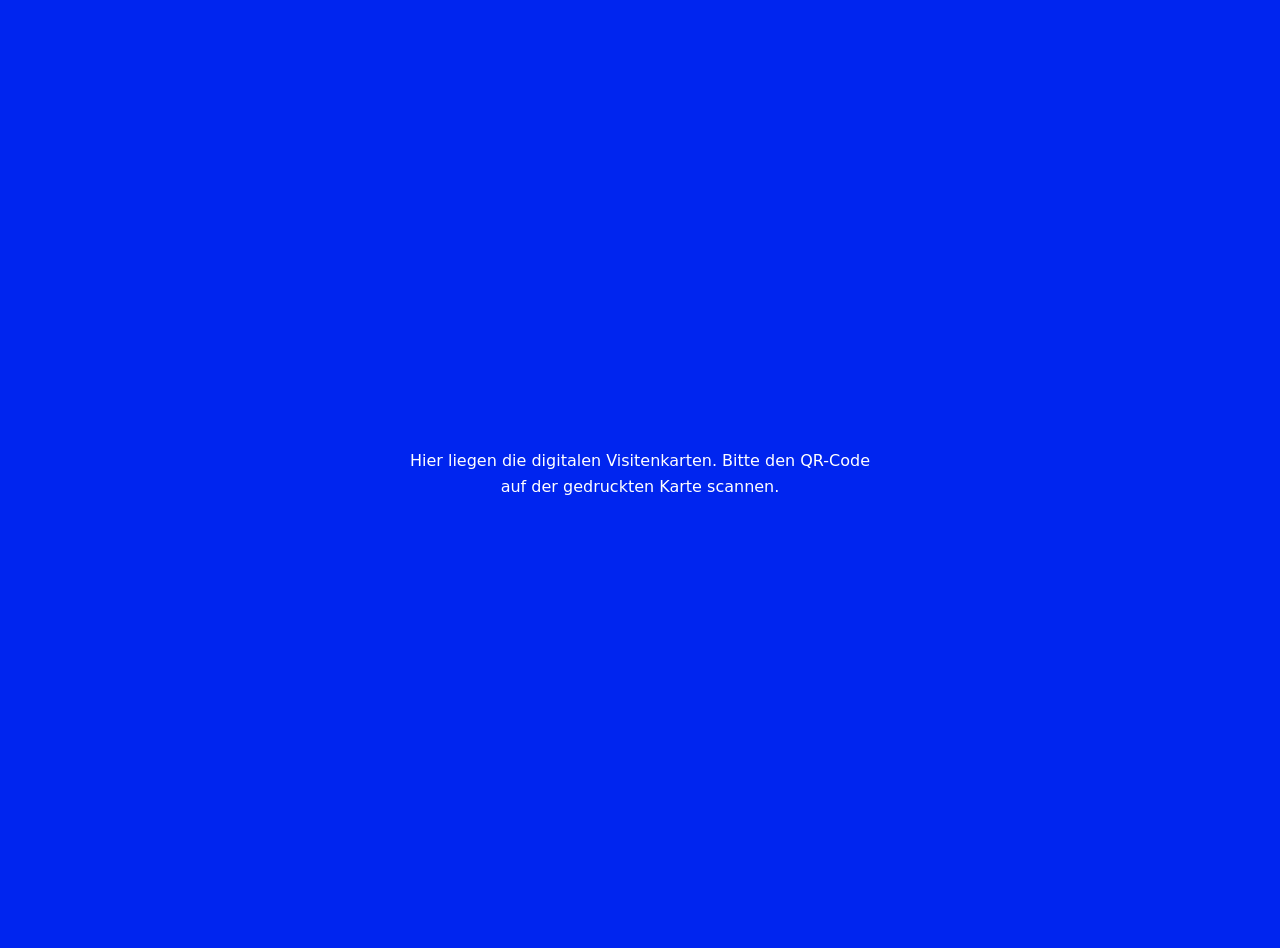
<file: karten/index.html>
<!DOCTYPE html>
<html lang="de">
<head>
<meta charset="utf-8">
<meta name="viewport" content="width=device-width, initial-scale=1">
<meta name="robots" content="noindex, nofollow">
<title>Digitale Visitenkarten</title>
<style>
	body { margin: 0; display: grid; place-items: center; min-height: 100vh; background: #0025ef; color: #fff;
		font: 16px/1.6 system-ui, -apple-system, "Segoe UI", Roboto, sans-serif; text-align: center; padding: 24px; }
	p { max-width: 30rem; }
</style>
</head>
<body>
	<p>Hier liegen die digitalen Visitenkarten. Bitte den QR-Code auf der gedruckten Karte scannen.</p>
</body>
</html>
</file>
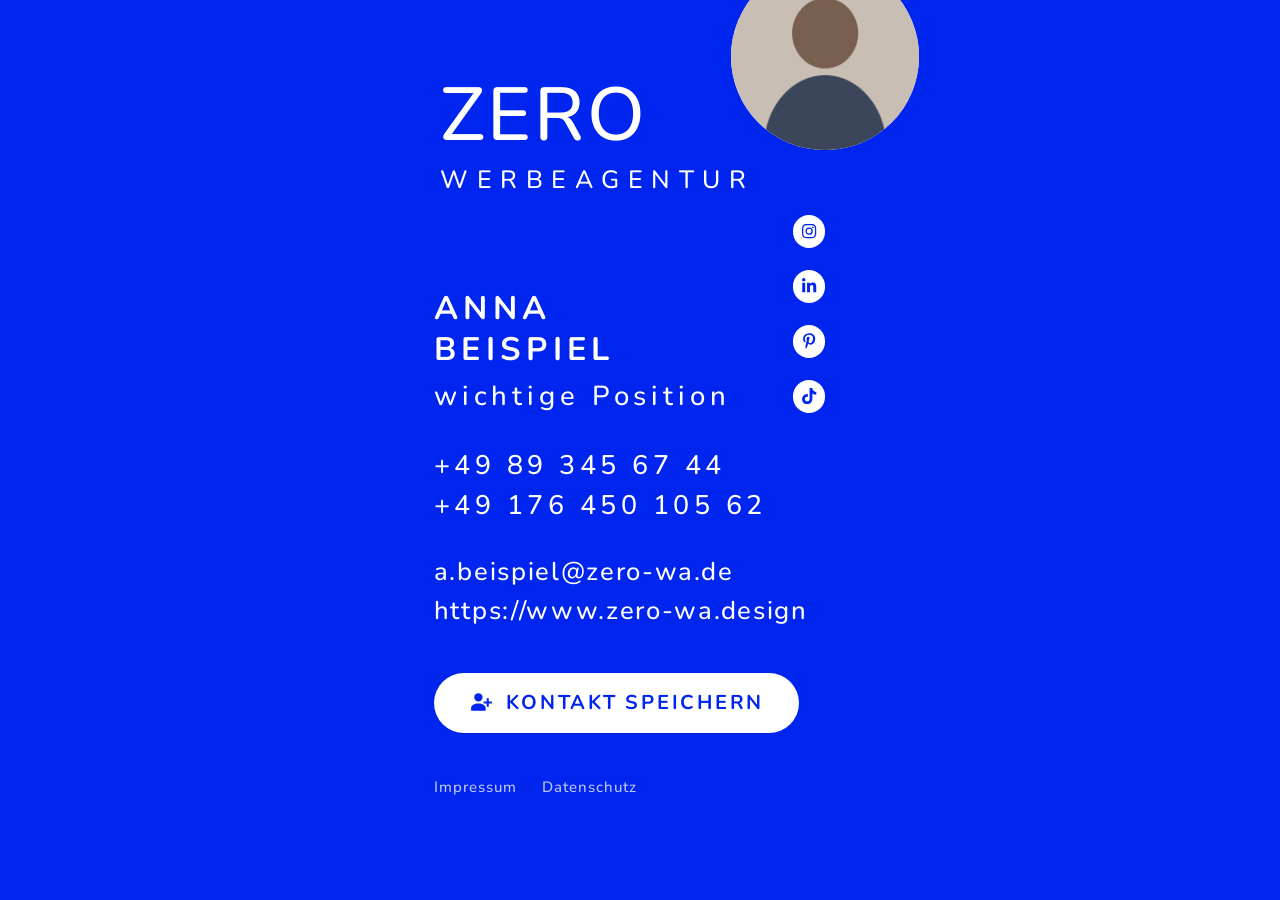
<file: karten/anna/index.html>
<!DOCTYPE html>
<html lang="de">
<head>
<meta charset="utf-8">
<meta name="viewport" content="width=device-width, initial-scale=1, viewport-fit=cover">
<meta name="robots" content="noindex, nofollow">
<meta name="theme-color" content="#0025ef">
<title>Anna Beispiel – ZERO Werbeagentur</title>
<link rel="preload" href="../assets/fonts/nunito-latin-500-normal.woff2" as="font" type="font/woff2" crossorigin>
<link rel="preload" href="../assets/fonts/nunito-latin-700-normal.woff2" as="font" type="font/woff2" crossorigin>
<style>
@font-face{font-family:"Nunito";font-style:normal;font-weight:500;font-display:swap;src:url("../assets/fonts/nunito-latin-500-normal.woff2") format("woff2")}
@font-face{font-family:"Nunito";font-style:normal;font-weight:700;font-display:swap;src:url("../assets/fonts/nunito-latin-700-normal.woff2") format("woff2")}
:root{--zvk-farbe:#0025ef}
</style>
<link rel="stylesheet" href="../assets/karte.css">
</head>
<body class="zvk-body zvk--mit-foto">
	<main class="zvk-card">

		<div class="zvk-foto"><img src="foto.jpg" alt="Foto von Anna Beispiel"></div>

		<header class="zvk-firma">
			<span class="zvk-firma__name">ZERO</span>
			<span class="zvk-firma__zusatz">Werbeagentur</span>
		</header>

		<div class="zvk-person">
			<div class="zvk-person__text">
				<h1 class="zvk-name">
					<span>Anna</span>
					<span>Beispiel</span>
				</h1>
				<p class="zvk-position">wichtige Position</p>
			</div>
			<ul class="zvk-social zvk-social--spalte"><li><a href="https://www.instagram.com/zero" target="_blank" rel="noopener" aria-label="Instagram"><svg aria-hidden="true" focusable="false" xmlns="http://www.w3.org/2000/svg" viewBox="0 0 448 512"><path d="M224.3 141a115 115 0 1 0 -.6 230 115 115 0 1 0 .6-230zm-.6 40.4a74.6 74.6 0 1 1 .6 149.2 74.6 74.6 0 1 1 -.6-149.2zm93.4-45.1a26.8 26.8 0 1 1 53.6 0 26.8 26.8 0 1 1 -53.6 0zm129.7 27.2c-1.7-35.9-9.9-67.7-36.2-93.9-26.2-26.2-58-34.4-93.9-36.2-37-2.1-147.9-2.1-184.9 0-35.8 1.7-67.6 9.9-93.9 36.1s-34.4 58-36.2 93.9c-2.1 37-2.1 147.9 0 184.9 1.7 35.9 9.9 67.7 36.2 93.9s58 34.4 93.9 36.2c37 2.1 147.9 2.1 184.9 0 35.9-1.7 67.7-9.9 93.9-36.2 26.2-26.2 34.4-58 36.2-93.9 2.1-37 2.1-147.8 0-184.8zM399 388c-7.8 19.6-22.9 34.7-42.6 42.6-29.5 11.7-99.5 9-132.1 9s-102.7 2.6-132.1-9c-19.6-7.8-34.7-22.9-42.6-42.6-11.7-29.5-9-99.5-9-132.1s-2.6-102.7 9-132.1c7.8-19.6 22.9-34.7 42.6-42.6 29.5-11.7 99.5-9 132.1-9s102.7-2.6 132.1 9c19.6 7.8 34.7 22.9 42.6 42.6 11.7 29.5 9 99.5 9 132.1s2.7 102.7-9 132.1z"/></svg></a></li><li><a href="https://www.linkedin.com/company/zero" target="_blank" rel="noopener" aria-label="LinkedIn"><svg aria-hidden="true" focusable="false" xmlns="http://www.w3.org/2000/svg" viewBox="0 0 448 512"><path d="M100.3 448l-92.9 0 0-299.1 92.9 0 0 299.1zM53.8 108.1C24.1 108.1 0 83.5 0 53.8 0 39.5 5.7 25.9 15.8 15.8s23.8-15.8 38-15.8 27.9 5.7 38 15.8 15.8 23.8 15.8 38c0 29.7-24.1 54.3-53.8 54.3zM447.9 448l-92.7 0 0-145.6c0-34.7-.7-79.2-48.3-79.2-48.3 0-55.7 37.7-55.7 76.7l0 148.1-92.8 0 0-299.1 89.1 0 0 40.8 1.3 0c12.4-23.5 42.7-48.3 87.9-48.3 94 0 111.3 61.9 111.3 142.3l0 164.3-.1 0z"/></svg></a></li><li><a href="https://www.pinterest.de/zero" target="_blank" rel="noopener" aria-label="Pinterest"><svg aria-hidden="true" focusable="false" xmlns="http://www.w3.org/2000/svg" viewBox="0 0 384 512"><path d="M204 6.5c-102.6 0-204 68.4-204 179.1 0 70.4 39.6 110.4 63.6 110.4 9.9 0 15.6-27.6 15.6-35.4 0-9.3-23.7-29.1-23.7-67.8 0-80.4 61.2-137.4 140.4-137.4 68.1 0 118.5 38.7 118.5 109.8 0 53.1-21.3 152.7-90.3 152.7-24.9 0-46.2-18-46.2-43.8 0-37.8 26.4-74.4 26.4-113.4 0-66.2-93.9-54.2-93.9 25.8 0 16.8 2.1 35.4 9.6 50.7-13.8 59.4-42 147.9-42 209.1 0 18.9 2.7 37.5 4.5 56.4 3.4 3.8 1.7 3.4 6.9 1.5 50.4-69 48.6-82.5 71.4-172.8 12.3 23.4 44.1 36 69.3 36 106.2 0 153.9-103.5 153.9-196.8 0-99.3-85.8-164.1-180-164.1z"/></svg></a></li><li><a href="https://www.tiktok.com/@zero" target="_blank" rel="noopener" aria-label="TikTok"><svg aria-hidden="true" focusable="false" xmlns="http://www.w3.org/2000/svg" viewBox="0 0 448 512"><path d="M448.5 209.9c-44 .1-87-13.6-122.8-39.2l0 178.7c0 33.1-10.1 65.4-29 92.6s-45.6 48-76.6 59.6-64.8 13.5-96.9 5.3-60.9-25.9-82.7-50.8-35.3-56-39-88.9 2.9-66.1 18.6-95.2 40-52.7 69.6-67.7 62.9-20.5 95.7-16l0 89.9c-15-4.7-31.1-4.6-46 .4s-27.9 14.6-37 27.3-14 28.1-13.9 43.9 5.2 31 14.5 43.7 22.4 22.1 37.4 26.9 31.1 4.8 46-.1 28-14.4 37.2-27.1 14.2-28.1 14.2-43.8l0-349.4 88 0c-.1 7.4 .6 14.9 1.9 22.2 3.1 16.3 9.4 31.9 18.7 45.7s21.3 25.6 35.2 34.6c19.9 13.1 43.2 20.1 67 20.1l0 87.4z"/></svg></a></li></ul>
		</div>

		<ul class="zvk-liste zvk-telefon">
			<li><a href="tel:+49893456744">+49 89 345 67 44</a></li>
			<li><a href="tel:+4917645010562">+49 176 450 105 62</a></li>
		</ul>

		<ul class="zvk-liste zvk-online">
			<li><a href="mailto:a.beispiel@zero-wa.de">a.beispiel@zero-wa.de</a></li>
			<li><a href="https://www.zero-wa.design" target="_blank" rel="noopener">https://www.zero-wa.design</a></li>
		</ul>

		<a class="zvk-button" href="kontakt.vcf">
			<svg aria-hidden="true" focusable="false" viewBox="0 0 24 24"><path d="M9 11a4 4 0 1 0 0-8 4 4 0 0 0 0 8Zm0 2c-4 0-7 2-7 4.5V20h14v-2.5C16 15 13 13 9 13Zm10-5v3h3v2h-3v3h-2v-3h-3v-2h3V8h2Z"/></svg>
			<span>Kontakt speichern</span>
		</a>

		<footer class="zvk-rechtliches">
			<a href="https://www.zero-wa.design/impressum">Impressum</a>
			<a href="https://www.zero-wa.design/datenschutz">Datenschutz</a>
		</footer>

	</main>
</body>
</html>
</file>
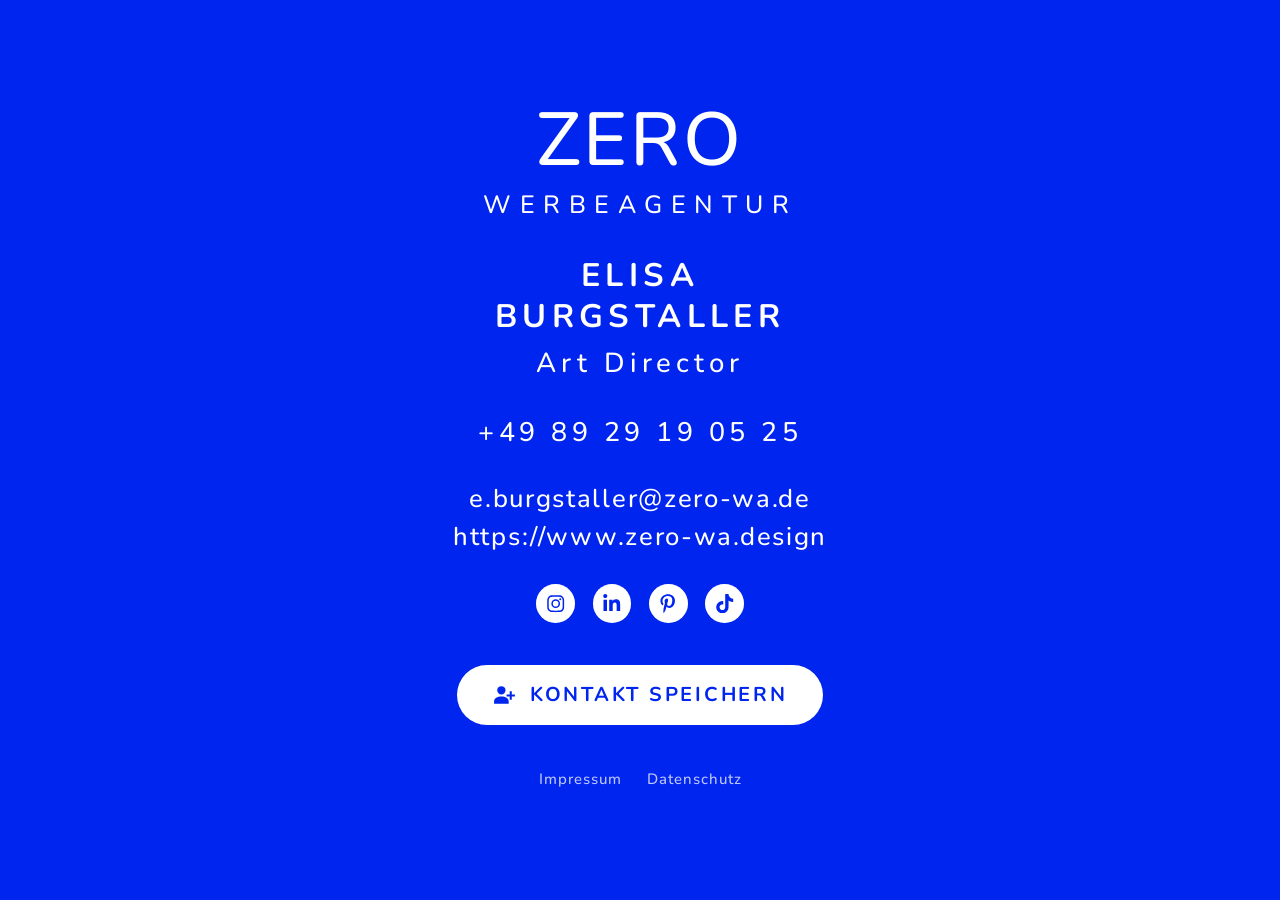
<file: karten/elisa/index.html>
<!DOCTYPE html>
<html lang="de">
<head>
<meta charset="utf-8">
<meta name="viewport" content="width=device-width, initial-scale=1, viewport-fit=cover">
<meta name="robots" content="noindex, nofollow">
<meta name="theme-color" content="#0025ef">
<title>Elisa Burgstaller – ZERO Werbeagentur</title>
<link rel="preload" href="../assets/fonts/nunito-latin-500-normal.woff2" as="font" type="font/woff2" crossorigin>
<link rel="preload" href="../assets/fonts/nunito-latin-700-normal.woff2" as="font" type="font/woff2" crossorigin>
<style>
@font-face{font-family:"Nunito";font-style:normal;font-weight:500;font-display:swap;src:url("../assets/fonts/nunito-latin-500-normal.woff2") format("woff2")}
@font-face{font-family:"Nunito";font-style:normal;font-weight:700;font-display:swap;src:url("../assets/fonts/nunito-latin-700-normal.woff2") format("woff2")}
:root{--zvk-farbe:#0025ef}
</style>
<link rel="stylesheet" href="../assets/karte.css">
</head>
<body class="zvk-body zvk--ohne-foto">
	<main class="zvk-card">

		<header class="zvk-firma">
			<span class="zvk-firma__name">ZERO</span>
			<span class="zvk-firma__zusatz">Werbeagentur</span>
		</header>

		<div class="zvk-person">
			<div class="zvk-person__text">
				<h1 class="zvk-name">
					<span>Elisa</span>
					<span>Burgstaller</span>
				</h1>
				<p class="zvk-position">Art Director</p>
			</div>
		</div>

		<ul class="zvk-liste zvk-telefon">
			<li><a href="tel:+498929190525">+49 89 29 19 05 25</a></li>
		</ul>

		<ul class="zvk-liste zvk-online">
			<li><a href="mailto:e.burgstaller@zero-wa.de">e.burgstaller@zero-wa.de</a></li>
			<li><a href="https://www.zero-wa.design" target="_blank" rel="noopener">https://www.zero-wa.design</a></li>
		</ul>

		<ul class="zvk-social zvk-social--zeile"><li><a href="https://www.instagram.com/zerowerbeagentur/" target="_blank" rel="noopener" aria-label="Instagram"><svg aria-hidden="true" focusable="false" xmlns="http://www.w3.org/2000/svg" viewBox="0 0 448 512"><path d="M224.3 141a115 115 0 1 0 -.6 230 115 115 0 1 0 .6-230zm-.6 40.4a74.6 74.6 0 1 1 .6 149.2 74.6 74.6 0 1 1 -.6-149.2zm93.4-45.1a26.8 26.8 0 1 1 53.6 0 26.8 26.8 0 1 1 -53.6 0zm129.7 27.2c-1.7-35.9-9.9-67.7-36.2-93.9-26.2-26.2-58-34.4-93.9-36.2-37-2.1-147.9-2.1-184.9 0-35.8 1.7-67.6 9.9-93.9 36.1s-34.4 58-36.2 93.9c-2.1 37-2.1 147.9 0 184.9 1.7 35.9 9.9 67.7 36.2 93.9s58 34.4 93.9 36.2c37 2.1 147.9 2.1 184.9 0 35.9-1.7 67.7-9.9 93.9-36.2 26.2-26.2 34.4-58 36.2-93.9 2.1-37 2.1-147.8 0-184.8zM399 388c-7.8 19.6-22.9 34.7-42.6 42.6-29.5 11.7-99.5 9-132.1 9s-102.7 2.6-132.1-9c-19.6-7.8-34.7-22.9-42.6-42.6-11.7-29.5-9-99.5-9-132.1s-2.6-102.7 9-132.1c7.8-19.6 22.9-34.7 42.6-42.6 29.5-11.7 99.5-9 132.1-9s102.7-2.6 132.1 9c19.6 7.8 34.7 22.9 42.6 42.6 11.7 29.5 9 99.5 9 132.1s2.7 102.7-9 132.1z"/></svg></a></li><li><a href="https://de.linkedin.com/company/zero-werbeagentur-gmbh" target="_blank" rel="noopener" aria-label="LinkedIn"><svg aria-hidden="true" focusable="false" xmlns="http://www.w3.org/2000/svg" viewBox="0 0 448 512"><path d="M100.3 448l-92.9 0 0-299.1 92.9 0 0 299.1zM53.8 108.1C24.1 108.1 0 83.5 0 53.8 0 39.5 5.7 25.9 15.8 15.8s23.8-15.8 38-15.8 27.9 5.7 38 15.8 15.8 23.8 15.8 38c0 29.7-24.1 54.3-53.8 54.3zM447.9 448l-92.7 0 0-145.6c0-34.7-.7-79.2-48.3-79.2-48.3 0-55.7 37.7-55.7 76.7l0 148.1-92.8 0 0-299.1 89.1 0 0 40.8 1.3 0c12.4-23.5 42.7-48.3 87.9-48.3 94 0 111.3 61.9 111.3 142.3l0 164.3-.1 0z"/></svg></a></li><li><a href="https://de.pinterest.com/zerowerbeagentur" target="_blank" rel="noopener" aria-label="Pinterest"><svg aria-hidden="true" focusable="false" xmlns="http://www.w3.org/2000/svg" viewBox="0 0 384 512"><path d="M204 6.5c-102.6 0-204 68.4-204 179.1 0 70.4 39.6 110.4 63.6 110.4 9.9 0 15.6-27.6 15.6-35.4 0-9.3-23.7-29.1-23.7-67.8 0-80.4 61.2-137.4 140.4-137.4 68.1 0 118.5 38.7 118.5 109.8 0 53.1-21.3 152.7-90.3 152.7-24.9 0-46.2-18-46.2-43.8 0-37.8 26.4-74.4 26.4-113.4 0-66.2-93.9-54.2-93.9 25.8 0 16.8 2.1 35.4 9.6 50.7-13.8 59.4-42 147.9-42 209.1 0 18.9 2.7 37.5 4.5 56.4 3.4 3.8 1.7 3.4 6.9 1.5 50.4-69 48.6-82.5 71.4-172.8 12.3 23.4 44.1 36 69.3 36 106.2 0 153.9-103.5 153.9-196.8 0-99.3-85.8-164.1-180-164.1z"/></svg></a></li><li><a href="http://www.tiktok.com/@zerowjpv008?_r=1&amp;_t=ZG-97S8qpQd0fg" target="_blank" rel="noopener" aria-label="TikTok"><svg aria-hidden="true" focusable="false" xmlns="http://www.w3.org/2000/svg" viewBox="0 0 448 512"><path d="M448.5 209.9c-44 .1-87-13.6-122.8-39.2l0 178.7c0 33.1-10.1 65.4-29 92.6s-45.6 48-76.6 59.6-64.8 13.5-96.9 5.3-60.9-25.9-82.7-50.8-35.3-56-39-88.9 2.9-66.1 18.6-95.2 40-52.7 69.6-67.7 62.9-20.5 95.7-16l0 89.9c-15-4.7-31.1-4.6-46 .4s-27.9 14.6-37 27.3-14 28.1-13.9 43.9 5.2 31 14.5 43.7 22.4 22.1 37.4 26.9 31.1 4.8 46-.1 28-14.4 37.2-27.1 14.2-28.1 14.2-43.8l0-349.4 88 0c-.1 7.4 .6 14.9 1.9 22.2 3.1 16.3 9.4 31.9 18.7 45.7s21.3 25.6 35.2 34.6c19.9 13.1 43.2 20.1 67 20.1l0 87.4z"/></svg></a></li></ul>

		<a class="zvk-button" href="kontakt.vcf">
			<svg aria-hidden="true" focusable="false" viewBox="0 0 24 24"><path d="M9 11a4 4 0 1 0 0-8 4 4 0 0 0 0 8Zm0 2c-4 0-7 2-7 4.5V20h14v-2.5C16 15 13 13 9 13Zm10-5v3h3v2h-3v3h-2v-3h-3v-2h3V8h2Z"/></svg>
			<span>Kontakt speichern</span>
		</a>

		<footer class="zvk-rechtliches">
			<a href="https://www.zero-wa.design/general-5-1">Impressum</a>
			<a href="https://www.zero-wa.design/general-5">Datenschutz</a>
		</footer>

	</main>
</body>
</html>
</file>
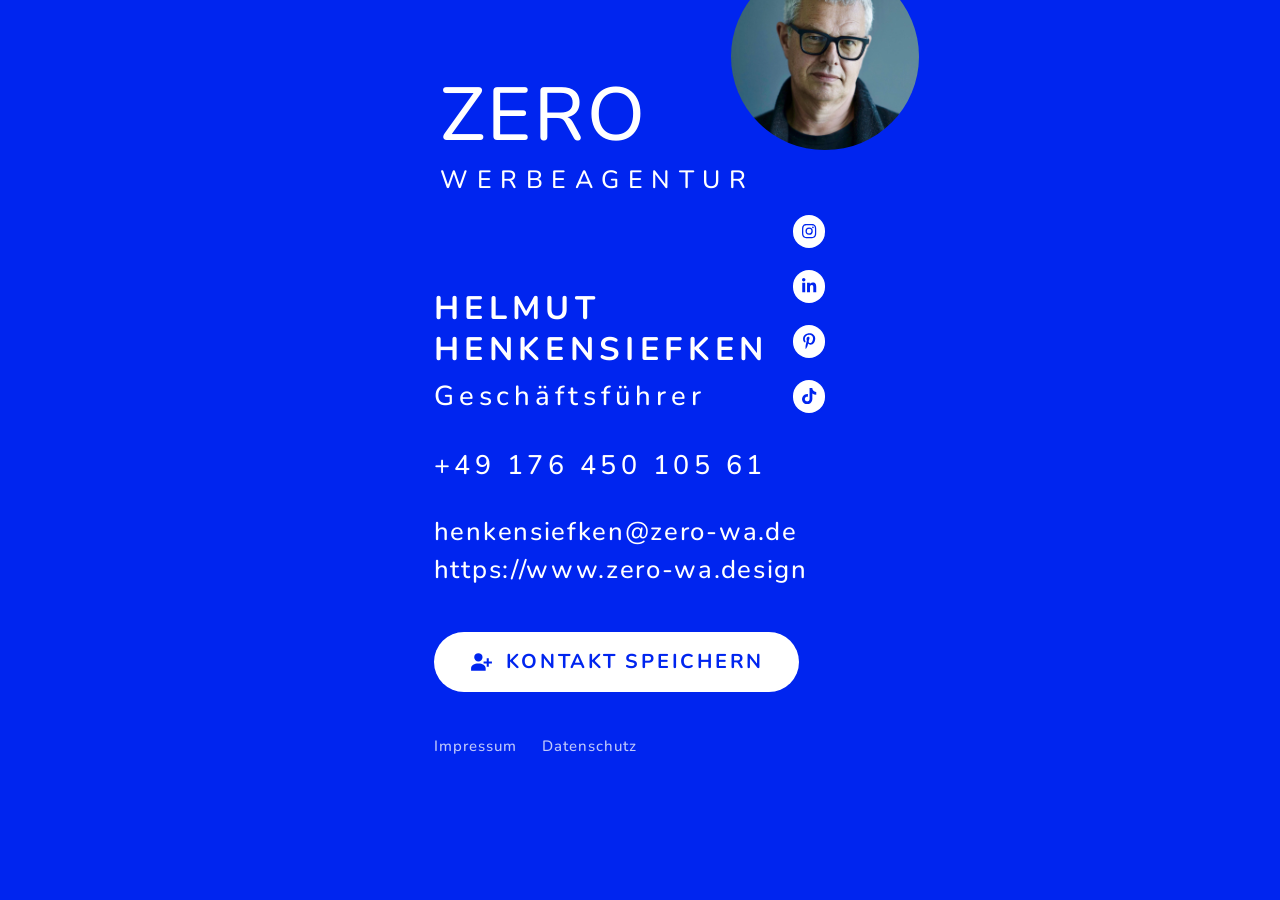
<file: karten/helmut/index.html>
<!DOCTYPE html>
<html lang="de">
<head>
<meta charset="utf-8">
<meta name="viewport" content="width=device-width, initial-scale=1, viewport-fit=cover">
<meta name="robots" content="noindex, nofollow">
<meta name="theme-color" content="#0025ef">
<title>Helmut Henkensiefken – ZERO Werbeagentur</title>
<link rel="preload" href="../assets/fonts/nunito-latin-500-normal.woff2" as="font" type="font/woff2" crossorigin>
<link rel="preload" href="../assets/fonts/nunito-latin-700-normal.woff2" as="font" type="font/woff2" crossorigin>
<style>
@font-face{font-family:"Nunito";font-style:normal;font-weight:500;font-display:swap;src:url("../assets/fonts/nunito-latin-500-normal.woff2") format("woff2")}
@font-face{font-family:"Nunito";font-style:normal;font-weight:700;font-display:swap;src:url("../assets/fonts/nunito-latin-700-normal.woff2") format("woff2")}
:root{--zvk-farbe:#0025ef}
</style>
<link rel="stylesheet" href="../assets/karte.css">
</head>
<body class="zvk-body zvk--mit-foto">
	<main class="zvk-card">

		<div class="zvk-foto"><img src="foto.jpg" alt="Foto von Helmut Henkensiefken"></div>

		<header class="zvk-firma">
			<span class="zvk-firma__name">ZERO</span>
			<span class="zvk-firma__zusatz">Werbeagentur</span>
		</header>

		<div class="zvk-person">
			<div class="zvk-person__text">
				<h1 class="zvk-name">
					<span>Helmut</span>
					<span>Henkensiefken</span>
				</h1>
				<p class="zvk-position">Geschäftsführer</p>
			</div>
			<ul class="zvk-social zvk-social--spalte"><li><a href="https://www.instagram.com/zerowerbeagentur/" target="_blank" rel="noopener" aria-label="Instagram"><svg aria-hidden="true" focusable="false" xmlns="http://www.w3.org/2000/svg" viewBox="0 0 448 512"><path d="M224.3 141a115 115 0 1 0 -.6 230 115 115 0 1 0 .6-230zm-.6 40.4a74.6 74.6 0 1 1 .6 149.2 74.6 74.6 0 1 1 -.6-149.2zm93.4-45.1a26.8 26.8 0 1 1 53.6 0 26.8 26.8 0 1 1 -53.6 0zm129.7 27.2c-1.7-35.9-9.9-67.7-36.2-93.9-26.2-26.2-58-34.4-93.9-36.2-37-2.1-147.9-2.1-184.9 0-35.8 1.7-67.6 9.9-93.9 36.1s-34.4 58-36.2 93.9c-2.1 37-2.1 147.9 0 184.9 1.7 35.9 9.9 67.7 36.2 93.9s58 34.4 93.9 36.2c37 2.1 147.9 2.1 184.9 0 35.9-1.7 67.7-9.9 93.9-36.2 26.2-26.2 34.4-58 36.2-93.9 2.1-37 2.1-147.8 0-184.8zM399 388c-7.8 19.6-22.9 34.7-42.6 42.6-29.5 11.7-99.5 9-132.1 9s-102.7 2.6-132.1-9c-19.6-7.8-34.7-22.9-42.6-42.6-11.7-29.5-9-99.5-9-132.1s-2.6-102.7 9-132.1c7.8-19.6 22.9-34.7 42.6-42.6 29.5-11.7 99.5-9 132.1-9s102.7-2.6 132.1 9c19.6 7.8 34.7 22.9 42.6 42.6 11.7 29.5 9 99.5 9 132.1s2.7 102.7-9 132.1z"/></svg></a></li><li><a href="https://de.linkedin.com/company/zero-werbeag  entur-gmbh" target="_blank" rel="noopener" aria-label="LinkedIn"><svg aria-hidden="true" focusable="false" xmlns="http://www.w3.org/2000/svg" viewBox="0 0 448 512"><path d="M100.3 448l-92.9 0 0-299.1 92.9 0 0 299.1zM53.8 108.1C24.1 108.1 0 83.5 0 53.8 0 39.5 5.7 25.9 15.8 15.8s23.8-15.8 38-15.8 27.9 5.7 38 15.8 15.8 23.8 15.8 38c0 29.7-24.1 54.3-53.8 54.3zM447.9 448l-92.7 0 0-145.6c0-34.7-.7-79.2-48.3-79.2-48.3 0-55.7 37.7-55.7 76.7l0 148.1-92.8 0 0-299.1 89.1 0 0 40.8 1.3 0c12.4-23.5 42.7-48.3 87.9-48.3 94 0 111.3 61.9 111.3 142.3l0 164.3-.1 0z"/></svg></a></li><li><a href="https://de.pinterest.com/zerowerbeagentur" target="_blank" rel="noopener" aria-label="Pinterest"><svg aria-hidden="true" focusable="false" xmlns="http://www.w3.org/2000/svg" viewBox="0 0 384 512"><path d="M204 6.5c-102.6 0-204 68.4-204 179.1 0 70.4 39.6 110.4 63.6 110.4 9.9 0 15.6-27.6 15.6-35.4 0-9.3-23.7-29.1-23.7-67.8 0-80.4 61.2-137.4 140.4-137.4 68.1 0 118.5 38.7 118.5 109.8 0 53.1-21.3 152.7-90.3 152.7-24.9 0-46.2-18-46.2-43.8 0-37.8 26.4-74.4 26.4-113.4 0-66.2-93.9-54.2-93.9 25.8 0 16.8 2.1 35.4 9.6 50.7-13.8 59.4-42 147.9-42 209.1 0 18.9 2.7 37.5 4.5 56.4 3.4 3.8 1.7 3.4 6.9 1.5 50.4-69 48.6-82.5 71.4-172.8 12.3 23.4 44.1 36 69.3 36 106.2 0 153.9-103.5 153.9-196.8 0-99.3-85.8-164.1-180-164.1z"/></svg></a></li><li><a href="http://www.tiktok.com/@zerowjpv008?_r=1&amp;_t=ZG-9  7S8qpQd0fg" target="_blank" rel="noopener" aria-label="TikTok"><svg aria-hidden="true" focusable="false" xmlns="http://www.w3.org/2000/svg" viewBox="0 0 448 512"><path d="M448.5 209.9c-44 .1-87-13.6-122.8-39.2l0 178.7c0 33.1-10.1 65.4-29 92.6s-45.6 48-76.6 59.6-64.8 13.5-96.9 5.3-60.9-25.9-82.7-50.8-35.3-56-39-88.9 2.9-66.1 18.6-95.2 40-52.7 69.6-67.7 62.9-20.5 95.7-16l0 89.9c-15-4.7-31.1-4.6-46 .4s-27.9 14.6-37 27.3-14 28.1-13.9 43.9 5.2 31 14.5 43.7 22.4 22.1 37.4 26.9 31.1 4.8 46-.1 28-14.4 37.2-27.1 14.2-28.1 14.2-43.8l0-349.4 88 0c-.1 7.4 .6 14.9 1.9 22.2 3.1 16.3 9.4 31.9 18.7 45.7s21.3 25.6 35.2 34.6c19.9 13.1 43.2 20.1 67 20.1l0 87.4z"/></svg></a></li></ul>
		</div>

		<ul class="zvk-liste zvk-telefon">
			<li><a href="tel:+4917645010561">+49 176 450 105 61</a></li>
		</ul>

		<ul class="zvk-liste zvk-online">
			<li><a href="mailto:henkensiefken@zero-wa.de">henkensiefken@zero-wa.de</a></li>
			<li><a href="https://www.zero-wa.design" target="_blank" rel="noopener">https://www.zero-wa.design</a></li>
		</ul>

		<a class="zvk-button" href="kontakt.vcf">
			<svg aria-hidden="true" focusable="false" viewBox="0 0 24 24"><path d="M9 11a4 4 0 1 0 0-8 4 4 0 0 0 0 8Zm0 2c-4 0-7 2-7 4.5V20h14v-2.5C16 15 13 13 9 13Zm10-5v3h3v2h-3v3h-2v-3h-3v-2h3V8h2Z"/></svg>
			<span>Kontakt speichern</span>
		</a>

		<footer class="zvk-rechtliches">
			<a href="https://www.zero-wa.design/general-5-1">Impressum</a>
			<a href="https://www.zero-wa.design/general-5">Datenschutz</a>
		</footer>

	</main>
</body>
</html>
</file>
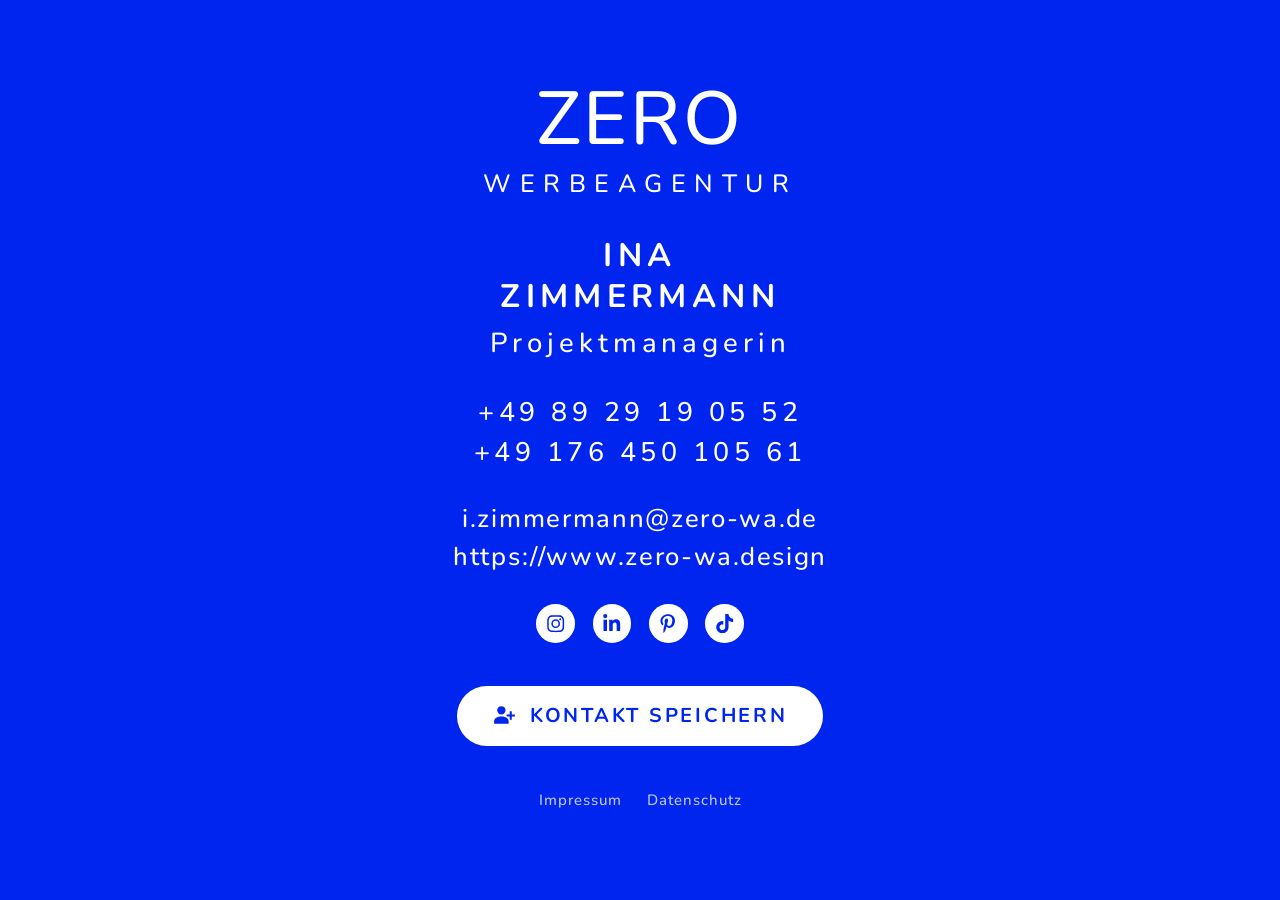
<file: karten/ina/index.html>
<!DOCTYPE html>
<html lang="de">
<head>
<meta charset="utf-8">
<meta name="viewport" content="width=device-width, initial-scale=1, viewport-fit=cover">
<meta name="robots" content="noindex, nofollow">
<meta name="theme-color" content="#0025ef">
<title>Ina Zimmermann – ZERO Werbeagentur</title>
<link rel="preload" href="../assets/fonts/nunito-latin-500-normal.woff2" as="font" type="font/woff2" crossorigin>
<link rel="preload" href="../assets/fonts/nunito-latin-700-normal.woff2" as="font" type="font/woff2" crossorigin>
<style>
@font-face{font-family:"Nunito";font-style:normal;font-weight:500;font-display:swap;src:url("../assets/fonts/nunito-latin-500-normal.woff2") format("woff2")}
@font-face{font-family:"Nunito";font-style:normal;font-weight:700;font-display:swap;src:url("../assets/fonts/nunito-latin-700-normal.woff2") format("woff2")}
:root{--zvk-farbe:#0025ef}
</style>
<link rel="stylesheet" href="../assets/karte.css">
</head>
<body class="zvk-body zvk--ohne-foto">
	<main class="zvk-card">

		<header class="zvk-firma">
			<span class="zvk-firma__name">ZERO</span>
			<span class="zvk-firma__zusatz">Werbeagentur</span>
		</header>

		<div class="zvk-person">
			<div class="zvk-person__text">
				<h1 class="zvk-name">
					<span>Ina</span>
					<span>Zimmermann</span>
				</h1>
				<p class="zvk-position">Projektmanagerin</p>
			</div>
		</div>

		<ul class="zvk-liste zvk-telefon">
			<li><a href="tel:+498929190552">+49 89 29 19 05 52</a></li>
			<li><a href="tel:+4917645010561">+49 176 450 105 61</a></li>
		</ul>

		<ul class="zvk-liste zvk-online">
			<li><a href="mailto:i.zimmermann@zero-wa.de">i.zimmermann@zero-wa.de</a></li>
			<li><a href="https://www.zero-wa.design" target="_blank" rel="noopener">https://www.zero-wa.design</a></li>
		</ul>

		<ul class="zvk-social zvk-social--zeile"><li><a href="https://www.instagram.com/zerowerbeagentur/" target="_blank" rel="noopener" aria-label="Instagram"><svg aria-hidden="true" focusable="false" xmlns="http://www.w3.org/2000/svg" viewBox="0 0 448 512"><path d="M224.3 141a115 115 0 1 0 -.6 230 115 115 0 1 0 .6-230zm-.6 40.4a74.6 74.6 0 1 1 .6 149.2 74.6 74.6 0 1 1 -.6-149.2zm93.4-45.1a26.8 26.8 0 1 1 53.6 0 26.8 26.8 0 1 1 -53.6 0zm129.7 27.2c-1.7-35.9-9.9-67.7-36.2-93.9-26.2-26.2-58-34.4-93.9-36.2-37-2.1-147.9-2.1-184.9 0-35.8 1.7-67.6 9.9-93.9 36.1s-34.4 58-36.2 93.9c-2.1 37-2.1 147.9 0 184.9 1.7 35.9 9.9 67.7 36.2 93.9s58 34.4 93.9 36.2c37 2.1 147.9 2.1 184.9 0 35.9-1.7 67.7-9.9 93.9-36.2 26.2-26.2 34.4-58 36.2-93.9 2.1-37 2.1-147.8 0-184.8zM399 388c-7.8 19.6-22.9 34.7-42.6 42.6-29.5 11.7-99.5 9-132.1 9s-102.7 2.6-132.1-9c-19.6-7.8-34.7-22.9-42.6-42.6-11.7-29.5-9-99.5-9-132.1s-2.6-102.7 9-132.1c7.8-19.6 22.9-34.7 42.6-42.6 29.5-11.7 99.5-9 132.1-9s102.7-2.6 132.1 9c19.6 7.8 34.7 22.9 42.6 42.6 11.7 29.5 9 99.5 9 132.1s2.7 102.7-9 132.1z"/></svg></a></li><li><a href="https://de.linkedin.com/company/zero-werbeagentur-gmbh" target="_blank" rel="noopener" aria-label="LinkedIn"><svg aria-hidden="true" focusable="false" xmlns="http://www.w3.org/2000/svg" viewBox="0 0 448 512"><path d="M100.3 448l-92.9 0 0-299.1 92.9 0 0 299.1zM53.8 108.1C24.1 108.1 0 83.5 0 53.8 0 39.5 5.7 25.9 15.8 15.8s23.8-15.8 38-15.8 27.9 5.7 38 15.8 15.8 23.8 15.8 38c0 29.7-24.1 54.3-53.8 54.3zM447.9 448l-92.7 0 0-145.6c0-34.7-.7-79.2-48.3-79.2-48.3 0-55.7 37.7-55.7 76.7l0 148.1-92.8 0 0-299.1 89.1 0 0 40.8 1.3 0c12.4-23.5 42.7-48.3 87.9-48.3 94 0 111.3 61.9 111.3 142.3l0 164.3-.1 0z"/></svg></a></li><li><a href="https://de.pinterest.com/zerowerbeagentur" target="_blank" rel="noopener" aria-label="Pinterest"><svg aria-hidden="true" focusable="false" xmlns="http://www.w3.org/2000/svg" viewBox="0 0 384 512"><path d="M204 6.5c-102.6 0-204 68.4-204 179.1 0 70.4 39.6 110.4 63.6 110.4 9.9 0 15.6-27.6 15.6-35.4 0-9.3-23.7-29.1-23.7-67.8 0-80.4 61.2-137.4 140.4-137.4 68.1 0 118.5 38.7 118.5 109.8 0 53.1-21.3 152.7-90.3 152.7-24.9 0-46.2-18-46.2-43.8 0-37.8 26.4-74.4 26.4-113.4 0-66.2-93.9-54.2-93.9 25.8 0 16.8 2.1 35.4 9.6 50.7-13.8 59.4-42 147.9-42 209.1 0 18.9 2.7 37.5 4.5 56.4 3.4 3.8 1.7 3.4 6.9 1.5 50.4-69 48.6-82.5 71.4-172.8 12.3 23.4 44.1 36 69.3 36 106.2 0 153.9-103.5 153.9-196.8 0-99.3-85.8-164.1-180-164.1z"/></svg></a></li><li><a href="http://www.tiktok.com/@zerowjpv008?_r=1&amp;_t=ZG-97S8qpQd0fg" target="_blank" rel="noopener" aria-label="TikTok"><svg aria-hidden="true" focusable="false" xmlns="http://www.w3.org/2000/svg" viewBox="0 0 448 512"><path d="M448.5 209.9c-44 .1-87-13.6-122.8-39.2l0 178.7c0 33.1-10.1 65.4-29 92.6s-45.6 48-76.6 59.6-64.8 13.5-96.9 5.3-60.9-25.9-82.7-50.8-35.3-56-39-88.9 2.9-66.1 18.6-95.2 40-52.7 69.6-67.7 62.9-20.5 95.7-16l0 89.9c-15-4.7-31.1-4.6-46 .4s-27.9 14.6-37 27.3-14 28.1-13.9 43.9 5.2 31 14.5 43.7 22.4 22.1 37.4 26.9 31.1 4.8 46-.1 28-14.4 37.2-27.1 14.2-28.1 14.2-43.8l0-349.4 88 0c-.1 7.4 .6 14.9 1.9 22.2 3.1 16.3 9.4 31.9 18.7 45.7s21.3 25.6 35.2 34.6c19.9 13.1 43.2 20.1 67 20.1l0 87.4z"/></svg></a></li></ul>

		<a class="zvk-button" href="kontakt.vcf">
			<svg aria-hidden="true" focusable="false" viewBox="0 0 24 24"><path d="M9 11a4 4 0 1 0 0-8 4 4 0 0 0 0 8Zm0 2c-4 0-7 2-7 4.5V20h14v-2.5C16 15 13 13 9 13Zm10-5v3h3v2h-3v3h-2v-3h-3v-2h3V8h2Z"/></svg>
			<span>Kontakt speichern</span>
		</a>

		<footer class="zvk-rechtliches">
			<a href="https://www.zero-wa.design/general-5-1">Impressum</a>
			<a href="https://www.zero-wa.design/general-5">Datenschutz</a>
		</footer>

	</main>
</body>
</html>
</file>
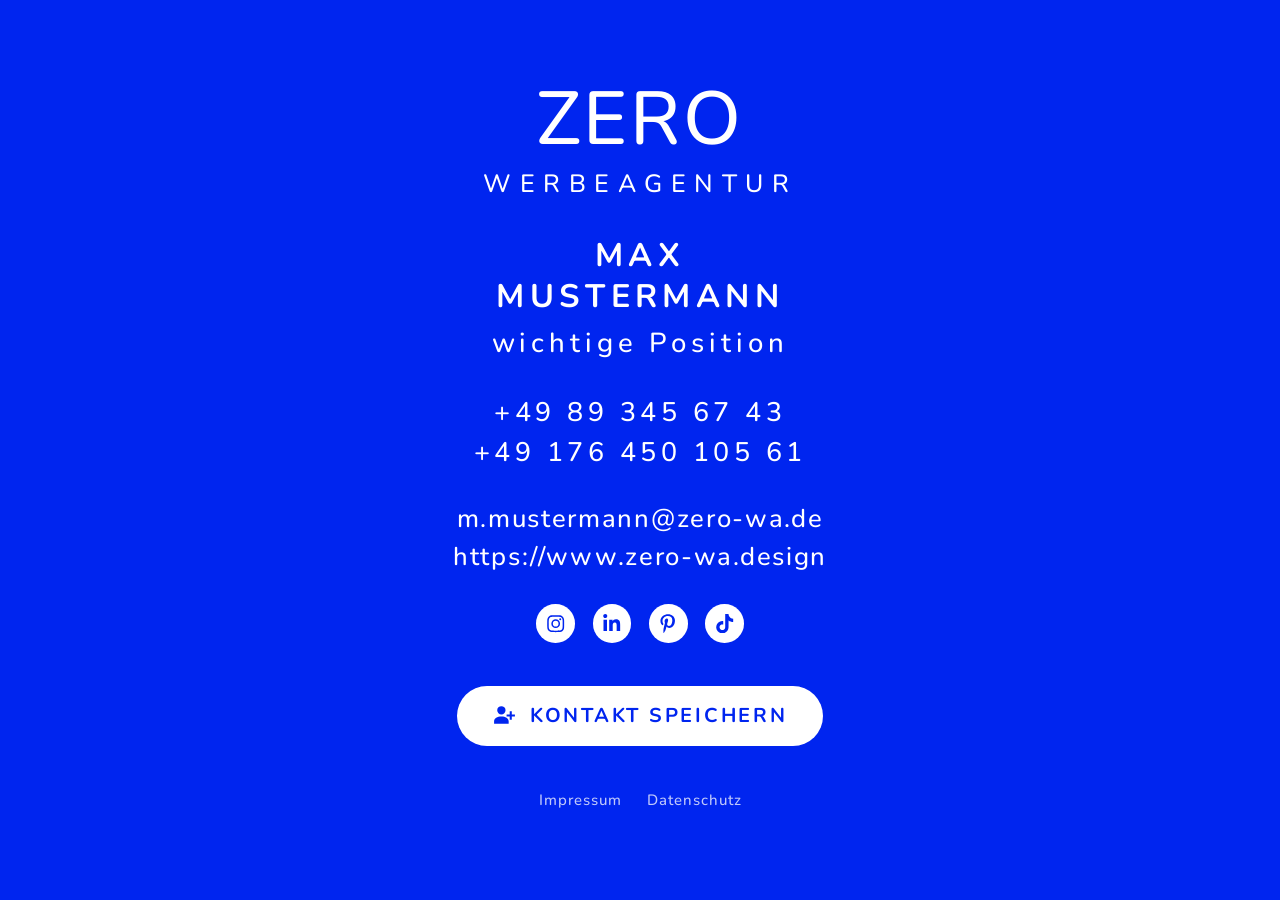
<file: karten/max/index.html>
<!DOCTYPE html>
<html lang="de">
<head>
<meta charset="utf-8">
<meta name="viewport" content="width=device-width, initial-scale=1, viewport-fit=cover">
<meta name="robots" content="noindex, nofollow">
<meta name="theme-color" content="#0025ef">
<title>Max Mustermann – ZERO Werbeagentur</title>
<link rel="preload" href="../assets/fonts/nunito-latin-500-normal.woff2" as="font" type="font/woff2" crossorigin>
<link rel="preload" href="../assets/fonts/nunito-latin-700-normal.woff2" as="font" type="font/woff2" crossorigin>
<style>
@font-face{font-family:"Nunito";font-style:normal;font-weight:500;font-display:swap;src:url("../assets/fonts/nunito-latin-500-normal.woff2") format("woff2")}
@font-face{font-family:"Nunito";font-style:normal;font-weight:700;font-display:swap;src:url("../assets/fonts/nunito-latin-700-normal.woff2") format("woff2")}
:root{--zvk-farbe:#0025ef}
</style>
<link rel="stylesheet" href="../assets/karte.css">
</head>
<body class="zvk-body zvk--ohne-foto">
	<main class="zvk-card">

		<header class="zvk-firma">
			<span class="zvk-firma__name">ZERO</span>
			<span class="zvk-firma__zusatz">Werbeagentur</span>
		</header>

		<div class="zvk-person">
			<div class="zvk-person__text">
				<h1 class="zvk-name">
					<span>Max</span>
					<span>Mustermann</span>
				</h1>
				<p class="zvk-position">wichtige Position</p>
			</div>
		</div>

		<ul class="zvk-liste zvk-telefon">
			<li><a href="tel:+49893456743">+49 89 345 67 43</a></li>
			<li><a href="tel:+4917645010561">+49 176 450 105 61</a></li>
		</ul>

		<ul class="zvk-liste zvk-online">
			<li><a href="mailto:m.mustermann@zero-wa.de">m.mustermann@zero-wa.de</a></li>
			<li><a href="https://www.zero-wa.design" target="_blank" rel="noopener">https://www.zero-wa.design</a></li>
		</ul>

		<ul class="zvk-social zvk-social--zeile"><li><a href="https://www.instagram.com/zero" target="_blank" rel="noopener" aria-label="Instagram"><svg aria-hidden="true" focusable="false" xmlns="http://www.w3.org/2000/svg" viewBox="0 0 448 512"><path d="M224.3 141a115 115 0 1 0 -.6 230 115 115 0 1 0 .6-230zm-.6 40.4a74.6 74.6 0 1 1 .6 149.2 74.6 74.6 0 1 1 -.6-149.2zm93.4-45.1a26.8 26.8 0 1 1 53.6 0 26.8 26.8 0 1 1 -53.6 0zm129.7 27.2c-1.7-35.9-9.9-67.7-36.2-93.9-26.2-26.2-58-34.4-93.9-36.2-37-2.1-147.9-2.1-184.9 0-35.8 1.7-67.6 9.9-93.9 36.1s-34.4 58-36.2 93.9c-2.1 37-2.1 147.9 0 184.9 1.7 35.9 9.9 67.7 36.2 93.9s58 34.4 93.9 36.2c37 2.1 147.9 2.1 184.9 0 35.9-1.7 67.7-9.9 93.9-36.2 26.2-26.2 34.4-58 36.2-93.9 2.1-37 2.1-147.8 0-184.8zM399 388c-7.8 19.6-22.9 34.7-42.6 42.6-29.5 11.7-99.5 9-132.1 9s-102.7 2.6-132.1-9c-19.6-7.8-34.7-22.9-42.6-42.6-11.7-29.5-9-99.5-9-132.1s-2.6-102.7 9-132.1c7.8-19.6 22.9-34.7 42.6-42.6 29.5-11.7 99.5-9 132.1-9s102.7-2.6 132.1 9c19.6 7.8 34.7 22.9 42.6 42.6 11.7 29.5 9 99.5 9 132.1s2.7 102.7-9 132.1z"/></svg></a></li><li><a href="https://www.linkedin.com/company/zero" target="_blank" rel="noopener" aria-label="LinkedIn"><svg aria-hidden="true" focusable="false" xmlns="http://www.w3.org/2000/svg" viewBox="0 0 448 512"><path d="M100.3 448l-92.9 0 0-299.1 92.9 0 0 299.1zM53.8 108.1C24.1 108.1 0 83.5 0 53.8 0 39.5 5.7 25.9 15.8 15.8s23.8-15.8 38-15.8 27.9 5.7 38 15.8 15.8 23.8 15.8 38c0 29.7-24.1 54.3-53.8 54.3zM447.9 448l-92.7 0 0-145.6c0-34.7-.7-79.2-48.3-79.2-48.3 0-55.7 37.7-55.7 76.7l0 148.1-92.8 0 0-299.1 89.1 0 0 40.8 1.3 0c12.4-23.5 42.7-48.3 87.9-48.3 94 0 111.3 61.9 111.3 142.3l0 164.3-.1 0z"/></svg></a></li><li><a href="https://www.pinterest.de/zero" target="_blank" rel="noopener" aria-label="Pinterest"><svg aria-hidden="true" focusable="false" xmlns="http://www.w3.org/2000/svg" viewBox="0 0 384 512"><path d="M204 6.5c-102.6 0-204 68.4-204 179.1 0 70.4 39.6 110.4 63.6 110.4 9.9 0 15.6-27.6 15.6-35.4 0-9.3-23.7-29.1-23.7-67.8 0-80.4 61.2-137.4 140.4-137.4 68.1 0 118.5 38.7 118.5 109.8 0 53.1-21.3 152.7-90.3 152.7-24.9 0-46.2-18-46.2-43.8 0-37.8 26.4-74.4 26.4-113.4 0-66.2-93.9-54.2-93.9 25.8 0 16.8 2.1 35.4 9.6 50.7-13.8 59.4-42 147.9-42 209.1 0 18.9 2.7 37.5 4.5 56.4 3.4 3.8 1.7 3.4 6.9 1.5 50.4-69 48.6-82.5 71.4-172.8 12.3 23.4 44.1 36 69.3 36 106.2 0 153.9-103.5 153.9-196.8 0-99.3-85.8-164.1-180-164.1z"/></svg></a></li><li><a href="https://www.tiktok.com/@zero" target="_blank" rel="noopener" aria-label="TikTok"><svg aria-hidden="true" focusable="false" xmlns="http://www.w3.org/2000/svg" viewBox="0 0 448 512"><path d="M448.5 209.9c-44 .1-87-13.6-122.8-39.2l0 178.7c0 33.1-10.1 65.4-29 92.6s-45.6 48-76.6 59.6-64.8 13.5-96.9 5.3-60.9-25.9-82.7-50.8-35.3-56-39-88.9 2.9-66.1 18.6-95.2 40-52.7 69.6-67.7 62.9-20.5 95.7-16l0 89.9c-15-4.7-31.1-4.6-46 .4s-27.9 14.6-37 27.3-14 28.1-13.9 43.9 5.2 31 14.5 43.7 22.4 22.1 37.4 26.9 31.1 4.8 46-.1 28-14.4 37.2-27.1 14.2-28.1 14.2-43.8l0-349.4 88 0c-.1 7.4 .6 14.9 1.9 22.2 3.1 16.3 9.4 31.9 18.7 45.7s21.3 25.6 35.2 34.6c19.9 13.1 43.2 20.1 67 20.1l0 87.4z"/></svg></a></li></ul>

		<a class="zvk-button" href="kontakt.vcf">
			<svg aria-hidden="true" focusable="false" viewBox="0 0 24 24"><path d="M9 11a4 4 0 1 0 0-8 4 4 0 0 0 0 8Zm0 2c-4 0-7 2-7 4.5V20h14v-2.5C16 15 13 13 9 13Zm10-5v3h3v2h-3v3h-2v-3h-3v-2h3V8h2Z"/></svg>
			<span>Kontakt speichern</span>
		</a>

		<footer class="zvk-rechtliches">
			<a href="https://www.zero-wa.design/impressum">Impressum</a>
			<a href="https://www.zero-wa.design/datenschutz">Datenschutz</a>
		</footer>

	</main>
</body>
</html>
</file>
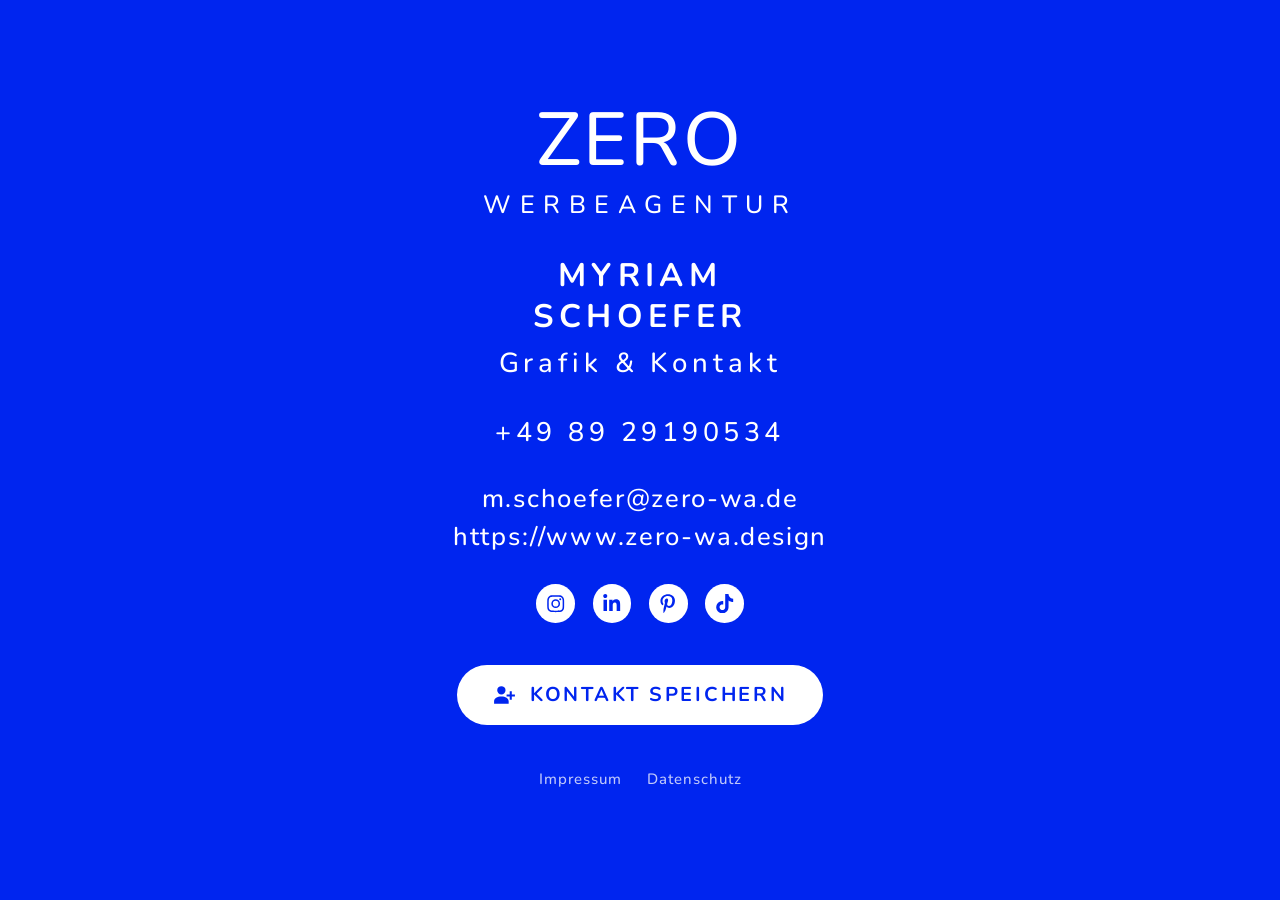
<file: karten/myri/index.html>
<!DOCTYPE html>
<html lang="de">
<head>
<meta charset="utf-8">
<meta name="viewport" content="width=device-width, initial-scale=1, viewport-fit=cover">
<meta name="robots" content="noindex, nofollow">
<meta name="theme-color" content="#0025ef">
<title>Myriam Schoefer – ZERO Werbeagentur</title>
<link rel="preload" href="../assets/fonts/nunito-latin-500-normal.woff2" as="font" type="font/woff2" crossorigin>
<link rel="preload" href="../assets/fonts/nunito-latin-700-normal.woff2" as="font" type="font/woff2" crossorigin>
<style>
@font-face{font-family:"Nunito";font-style:normal;font-weight:500;font-display:swap;src:url("../assets/fonts/nunito-latin-500-normal.woff2") format("woff2")}
@font-face{font-family:"Nunito";font-style:normal;font-weight:700;font-display:swap;src:url("../assets/fonts/nunito-latin-700-normal.woff2") format("woff2")}
:root{--zvk-farbe:#0025ef}
</style>
<link rel="stylesheet" href="../assets/karte.css">
</head>
<body class="zvk-body zvk--ohne-foto">
	<main class="zvk-card">

		<header class="zvk-firma">
			<span class="zvk-firma__name">ZERO</span>
			<span class="zvk-firma__zusatz">Werbeagentur</span>
		</header>

		<div class="zvk-person">
			<div class="zvk-person__text">
				<h1 class="zvk-name">
					<span>Myriam</span>
					<span>Schoefer</span>
				</h1>
				<p class="zvk-position">Grafik &amp; Kontakt</p>
			</div>
		</div>

		<ul class="zvk-liste zvk-telefon">
			<li><a href="tel:+498929190534">+49 89 29190534</a></li>
		</ul>

		<ul class="zvk-liste zvk-online">
			<li><a href="mailto:m.schoefer@zero-wa.de">m.schoefer@zero-wa.de</a></li>
			<li><a href="https://www.zero-wa.design" target="_blank" rel="noopener">https://www.zero-wa.design</a></li>
		</ul>

		<ul class="zvk-social zvk-social--zeile"><li><a href="https://www.instagram.com/zerowerbeagentur/" target="_blank" rel="noopener" aria-label="Instagram"><svg aria-hidden="true" focusable="false" xmlns="http://www.w3.org/2000/svg" viewBox="0 0 448 512"><path d="M224.3 141a115 115 0 1 0 -.6 230 115 115 0 1 0 .6-230zm-.6 40.4a74.6 74.6 0 1 1 .6 149.2 74.6 74.6 0 1 1 -.6-149.2zm93.4-45.1a26.8 26.8 0 1 1 53.6 0 26.8 26.8 0 1 1 -53.6 0zm129.7 27.2c-1.7-35.9-9.9-67.7-36.2-93.9-26.2-26.2-58-34.4-93.9-36.2-37-2.1-147.9-2.1-184.9 0-35.8 1.7-67.6 9.9-93.9 36.1s-34.4 58-36.2 93.9c-2.1 37-2.1 147.9 0 184.9 1.7 35.9 9.9 67.7 36.2 93.9s58 34.4 93.9 36.2c37 2.1 147.9 2.1 184.9 0 35.9-1.7 67.7-9.9 93.9-36.2 26.2-26.2 34.4-58 36.2-93.9 2.1-37 2.1-147.8 0-184.8zM399 388c-7.8 19.6-22.9 34.7-42.6 42.6-29.5 11.7-99.5 9-132.1 9s-102.7 2.6-132.1-9c-19.6-7.8-34.7-22.9-42.6-42.6-11.7-29.5-9-99.5-9-132.1s-2.6-102.7 9-132.1c7.8-19.6 22.9-34.7 42.6-42.6 29.5-11.7 99.5-9 132.1-9s102.7-2.6 132.1 9c19.6 7.8 34.7 22.9 42.6 42.6 11.7 29.5 9 99.5 9 132.1s2.7 102.7-9 132.1z"/></svg></a></li><li><a href="https://de.linkedin.com/company/zero-werbeagentur-gmbh" target="_blank" rel="noopener" aria-label="LinkedIn"><svg aria-hidden="true" focusable="false" xmlns="http://www.w3.org/2000/svg" viewBox="0 0 448 512"><path d="M100.3 448l-92.9 0 0-299.1 92.9 0 0 299.1zM53.8 108.1C24.1 108.1 0 83.5 0 53.8 0 39.5 5.7 25.9 15.8 15.8s23.8-15.8 38-15.8 27.9 5.7 38 15.8 15.8 23.8 15.8 38c0 29.7-24.1 54.3-53.8 54.3zM447.9 448l-92.7 0 0-145.6c0-34.7-.7-79.2-48.3-79.2-48.3 0-55.7 37.7-55.7 76.7l0 148.1-92.8 0 0-299.1 89.1 0 0 40.8 1.3 0c12.4-23.5 42.7-48.3 87.9-48.3 94 0 111.3 61.9 111.3 142.3l0 164.3-.1 0z"/></svg></a></li><li><a href="https://de.pinterest.com/zerowerbeagentur" target="_blank" rel="noopener" aria-label="Pinterest"><svg aria-hidden="true" focusable="false" xmlns="http://www.w3.org/2000/svg" viewBox="0 0 384 512"><path d="M204 6.5c-102.6 0-204 68.4-204 179.1 0 70.4 39.6 110.4 63.6 110.4 9.9 0 15.6-27.6 15.6-35.4 0-9.3-23.7-29.1-23.7-67.8 0-80.4 61.2-137.4 140.4-137.4 68.1 0 118.5 38.7 118.5 109.8 0 53.1-21.3 152.7-90.3 152.7-24.9 0-46.2-18-46.2-43.8 0-37.8 26.4-74.4 26.4-113.4 0-66.2-93.9-54.2-93.9 25.8 0 16.8 2.1 35.4 9.6 50.7-13.8 59.4-42 147.9-42 209.1 0 18.9 2.7 37.5 4.5 56.4 3.4 3.8 1.7 3.4 6.9 1.5 50.4-69 48.6-82.5 71.4-172.8 12.3 23.4 44.1 36 69.3 36 106.2 0 153.9-103.5 153.9-196.8 0-99.3-85.8-164.1-180-164.1z"/></svg></a></li><li><a href="http://www.tiktok.com/@zerowjpv008?_r=1&amp;_t=ZG-97S8qpQd0fg" target="_blank" rel="noopener" aria-label="TikTok"><svg aria-hidden="true" focusable="false" xmlns="http://www.w3.org/2000/svg" viewBox="0 0 448 512"><path d="M448.5 209.9c-44 .1-87-13.6-122.8-39.2l0 178.7c0 33.1-10.1 65.4-29 92.6s-45.6 48-76.6 59.6-64.8 13.5-96.9 5.3-60.9-25.9-82.7-50.8-35.3-56-39-88.9 2.9-66.1 18.6-95.2 40-52.7 69.6-67.7 62.9-20.5 95.7-16l0 89.9c-15-4.7-31.1-4.6-46 .4s-27.9 14.6-37 27.3-14 28.1-13.9 43.9 5.2 31 14.5 43.7 22.4 22.1 37.4 26.9 31.1 4.8 46-.1 28-14.4 37.2-27.1 14.2-28.1 14.2-43.8l0-349.4 88 0c-.1 7.4 .6 14.9 1.9 22.2 3.1 16.3 9.4 31.9 18.7 45.7s21.3 25.6 35.2 34.6c19.9 13.1 43.2 20.1 67 20.1l0 87.4z"/></svg></a></li></ul>

		<a class="zvk-button" href="kontakt.vcf">
			<svg aria-hidden="true" focusable="false" viewBox="0 0 24 24"><path d="M9 11a4 4 0 1 0 0-8 4 4 0 0 0 0 8Zm0 2c-4 0-7 2-7 4.5V20h14v-2.5C16 15 13 13 9 13Zm10-5v3h3v2h-3v3h-2v-3h-3v-2h3V8h2Z"/></svg>
			<span>Kontakt speichern</span>
		</a>

		<footer class="zvk-rechtliches">
			<a href="https://www.zero-wa.design/general-5-1">Impressum</a>
			<a href="https://www.zero-wa.design/general-5">Datenschutz</a>
		</footer>

	</main>
</body>
</html>
</file>
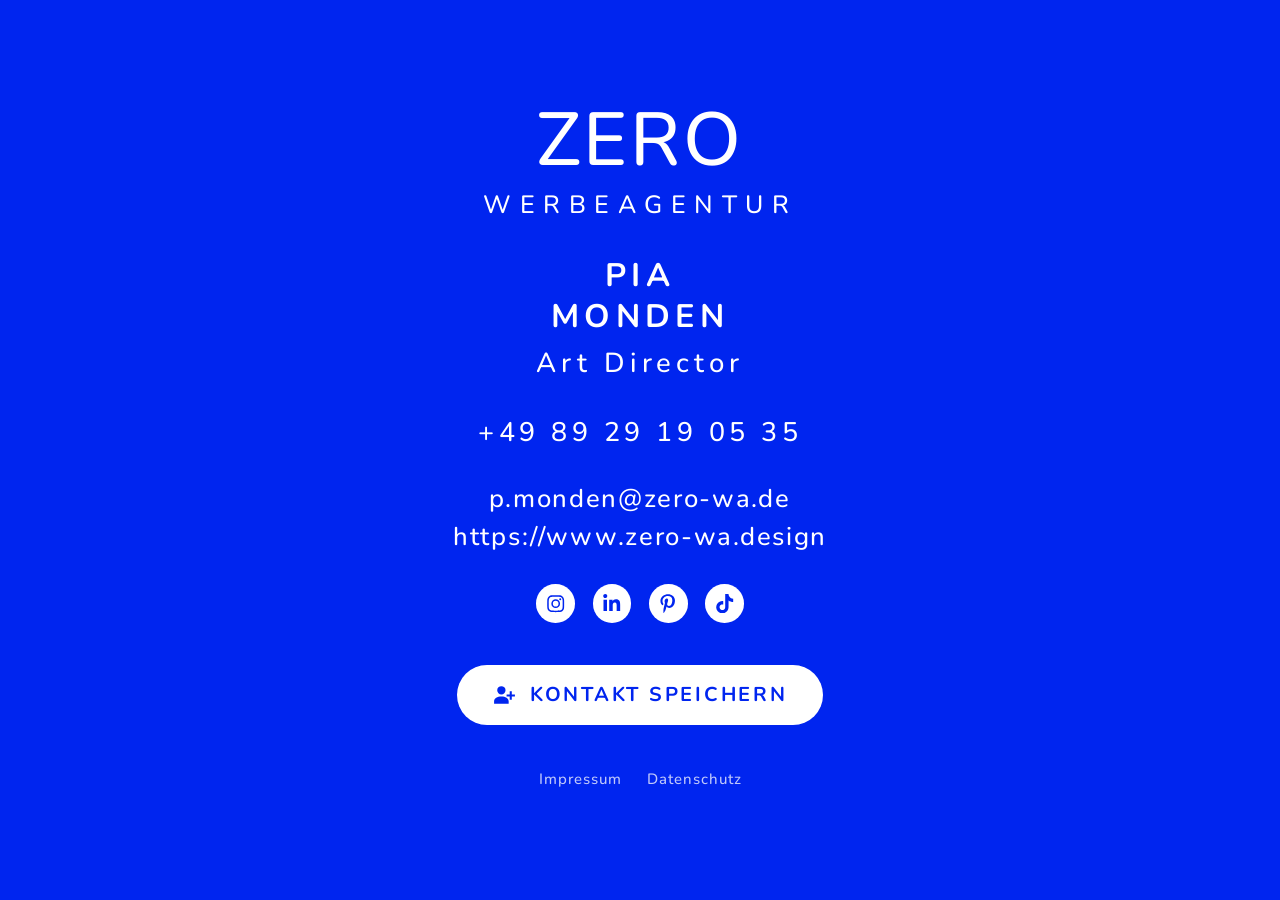
<file: karten/pia/index.html>
<!DOCTYPE html>
<html lang="de">
<head>
<meta charset="utf-8">
<meta name="viewport" content="width=device-width, initial-scale=1, viewport-fit=cover">
<meta name="robots" content="noindex, nofollow">
<meta name="theme-color" content="#0025ef">
<title>Pia Monden – ZERO Werbeagentur</title>
<link rel="preload" href="../assets/fonts/nunito-latin-500-normal.woff2" as="font" type="font/woff2" crossorigin>
<link rel="preload" href="../assets/fonts/nunito-latin-700-normal.woff2" as="font" type="font/woff2" crossorigin>
<style>
@font-face{font-family:"Nunito";font-style:normal;font-weight:500;font-display:swap;src:url("../assets/fonts/nunito-latin-500-normal.woff2") format("woff2")}
@font-face{font-family:"Nunito";font-style:normal;font-weight:700;font-display:swap;src:url("../assets/fonts/nunito-latin-700-normal.woff2") format("woff2")}
:root{--zvk-farbe:#0025ef}
</style>
<link rel="stylesheet" href="../assets/karte.css">
</head>
<body class="zvk-body zvk--ohne-foto">
	<main class="zvk-card">

		<header class="zvk-firma">
			<span class="zvk-firma__name">ZERO</span>
			<span class="zvk-firma__zusatz">Werbeagentur</span>
		</header>

		<div class="zvk-person">
			<div class="zvk-person__text">
				<h1 class="zvk-name">
					<span>Pia</span>
					<span>Monden</span>
				</h1>
				<p class="zvk-position">Art Director</p>
			</div>
		</div>

		<ul class="zvk-liste zvk-telefon">
			<li><a href="tel:+498929190535">+49 89 29 19 05 35</a></li>
		</ul>

		<ul class="zvk-liste zvk-online">
			<li><a href="mailto:p.monden@zero-wa.de">p.monden@zero-wa.de</a></li>
			<li><a href="https://www.zero-wa.design" target="_blank" rel="noopener">https://www.zero-wa.design</a></li>
		</ul>

		<ul class="zvk-social zvk-social--zeile"><li><a href="https://www.instagram.com/zerowerbeagentur/" target="_blank" rel="noopener" aria-label="Instagram"><svg aria-hidden="true" focusable="false" xmlns="http://www.w3.org/2000/svg" viewBox="0 0 448 512"><path d="M224.3 141a115 115 0 1 0 -.6 230 115 115 0 1 0 .6-230zm-.6 40.4a74.6 74.6 0 1 1 .6 149.2 74.6 74.6 0 1 1 -.6-149.2zm93.4-45.1a26.8 26.8 0 1 1 53.6 0 26.8 26.8 0 1 1 -53.6 0zm129.7 27.2c-1.7-35.9-9.9-67.7-36.2-93.9-26.2-26.2-58-34.4-93.9-36.2-37-2.1-147.9-2.1-184.9 0-35.8 1.7-67.6 9.9-93.9 36.1s-34.4 58-36.2 93.9c-2.1 37-2.1 147.9 0 184.9 1.7 35.9 9.9 67.7 36.2 93.9s58 34.4 93.9 36.2c37 2.1 147.9 2.1 184.9 0 35.9-1.7 67.7-9.9 93.9-36.2 26.2-26.2 34.4-58 36.2-93.9 2.1-37 2.1-147.8 0-184.8zM399 388c-7.8 19.6-22.9 34.7-42.6 42.6-29.5 11.7-99.5 9-132.1 9s-102.7 2.6-132.1-9c-19.6-7.8-34.7-22.9-42.6-42.6-11.7-29.5-9-99.5-9-132.1s-2.6-102.7 9-132.1c7.8-19.6 22.9-34.7 42.6-42.6 29.5-11.7 99.5-9 132.1-9s102.7-2.6 132.1 9c19.6 7.8 34.7 22.9 42.6 42.6 11.7 29.5 9 99.5 9 132.1s2.7 102.7-9 132.1z"/></svg></a></li><li><a href="https://de.linkedin.com/company/zero-werbeagentur-gmbh" target="_blank" rel="noopener" aria-label="LinkedIn"><svg aria-hidden="true" focusable="false" xmlns="http://www.w3.org/2000/svg" viewBox="0 0 448 512"><path d="M100.3 448l-92.9 0 0-299.1 92.9 0 0 299.1zM53.8 108.1C24.1 108.1 0 83.5 0 53.8 0 39.5 5.7 25.9 15.8 15.8s23.8-15.8 38-15.8 27.9 5.7 38 15.8 15.8 23.8 15.8 38c0 29.7-24.1 54.3-53.8 54.3zM447.9 448l-92.7 0 0-145.6c0-34.7-.7-79.2-48.3-79.2-48.3 0-55.7 37.7-55.7 76.7l0 148.1-92.8 0 0-299.1 89.1 0 0 40.8 1.3 0c12.4-23.5 42.7-48.3 87.9-48.3 94 0 111.3 61.9 111.3 142.3l0 164.3-.1 0z"/></svg></a></li><li><a href="https://de.pinterest.com/zerowerbeagentur" target="_blank" rel="noopener" aria-label="Pinterest"><svg aria-hidden="true" focusable="false" xmlns="http://www.w3.org/2000/svg" viewBox="0 0 384 512"><path d="M204 6.5c-102.6 0-204 68.4-204 179.1 0 70.4 39.6 110.4 63.6 110.4 9.9 0 15.6-27.6 15.6-35.4 0-9.3-23.7-29.1-23.7-67.8 0-80.4 61.2-137.4 140.4-137.4 68.1 0 118.5 38.7 118.5 109.8 0 53.1-21.3 152.7-90.3 152.7-24.9 0-46.2-18-46.2-43.8 0-37.8 26.4-74.4 26.4-113.4 0-66.2-93.9-54.2-93.9 25.8 0 16.8 2.1 35.4 9.6 50.7-13.8 59.4-42 147.9-42 209.1 0 18.9 2.7 37.5 4.5 56.4 3.4 3.8 1.7 3.4 6.9 1.5 50.4-69 48.6-82.5 71.4-172.8 12.3 23.4 44.1 36 69.3 36 106.2 0 153.9-103.5 153.9-196.8 0-99.3-85.8-164.1-180-164.1z"/></svg></a></li><li><a href="http://www.tiktok.com/@zerowjpv008?_r=1&amp;_t=ZG-97S8qpQd0fg" target="_blank" rel="noopener" aria-label="TikTok"><svg aria-hidden="true" focusable="false" xmlns="http://www.w3.org/2000/svg" viewBox="0 0 448 512"><path d="M448.5 209.9c-44 .1-87-13.6-122.8-39.2l0 178.7c0 33.1-10.1 65.4-29 92.6s-45.6 48-76.6 59.6-64.8 13.5-96.9 5.3-60.9-25.9-82.7-50.8-35.3-56-39-88.9 2.9-66.1 18.6-95.2 40-52.7 69.6-67.7 62.9-20.5 95.7-16l0 89.9c-15-4.7-31.1-4.6-46 .4s-27.9 14.6-37 27.3-14 28.1-13.9 43.9 5.2 31 14.5 43.7 22.4 22.1 37.4 26.9 31.1 4.8 46-.1 28-14.4 37.2-27.1 14.2-28.1 14.2-43.8l0-349.4 88 0c-.1 7.4 .6 14.9 1.9 22.2 3.1 16.3 9.4 31.9 18.7 45.7s21.3 25.6 35.2 34.6c19.9 13.1 43.2 20.1 67 20.1l0 87.4z"/></svg></a></li></ul>

		<a class="zvk-button" href="kontakt.vcf">
			<svg aria-hidden="true" focusable="false" viewBox="0 0 24 24"><path d="M9 11a4 4 0 1 0 0-8 4 4 0 0 0 0 8Zm0 2c-4 0-7 2-7 4.5V20h14v-2.5C16 15 13 13 9 13Zm10-5v3h3v2h-3v3h-2v-3h-3v-2h3V8h2Z"/></svg>
			<span>Kontakt speichern</span>
		</a>

		<footer class="zvk-rechtliches">
			<a href="https://www.zero-wa.design/general-5-1">Impressum</a>
			<a href="https://www.zero-wa.design/general-5">Datenschutz</a>
		</footer>

	</main>
</body>
</html>
</file>
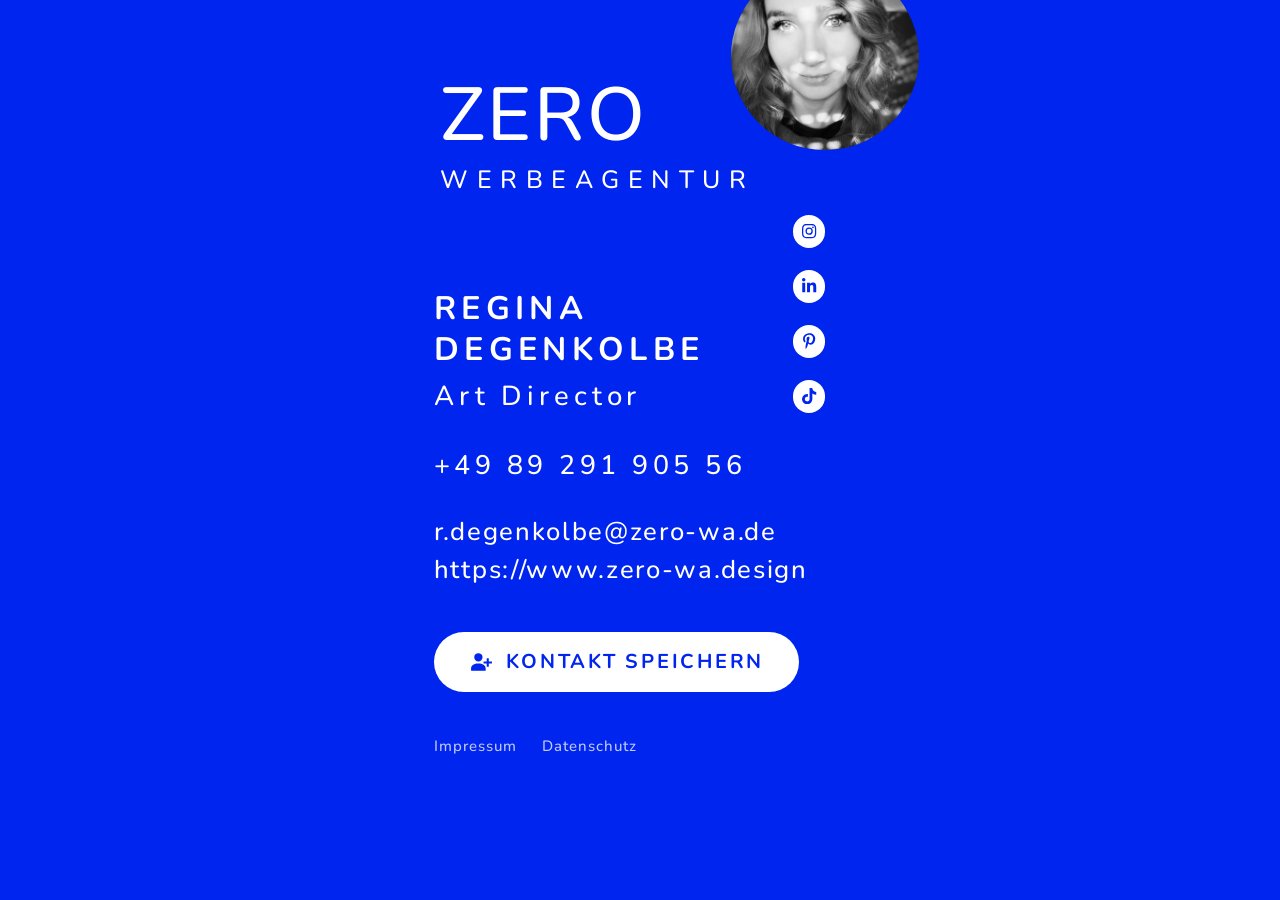
<file: karten/regina/index.html>
<!DOCTYPE html>
<html lang="de">
<head>
<meta charset="utf-8">
<meta name="viewport" content="width=device-width, initial-scale=1, viewport-fit=cover">
<meta name="robots" content="noindex, nofollow">
<meta name="theme-color" content="#0025ef">
<title>Regina Degenkolbe – ZERO Werbeagentur</title>
<link rel="preload" href="../assets/fonts/nunito-latin-500-normal.woff2" as="font" type="font/woff2" crossorigin>
<link rel="preload" href="../assets/fonts/nunito-latin-700-normal.woff2" as="font" type="font/woff2" crossorigin>
<style>
@font-face{font-family:"Nunito";font-style:normal;font-weight:500;font-display:swap;src:url("../assets/fonts/nunito-latin-500-normal.woff2") format("woff2")}
@font-face{font-family:"Nunito";font-style:normal;font-weight:700;font-display:swap;src:url("../assets/fonts/nunito-latin-700-normal.woff2") format("woff2")}
:root{--zvk-farbe:#0025ef}
</style>
<link rel="stylesheet" href="../assets/karte.css">
</head>
<body class="zvk-body zvk--mit-foto">
	<main class="zvk-card">

		<div class="zvk-foto"><img src="foto.jpg" alt="Foto von Regina Degenkolbe"></div>

		<header class="zvk-firma">
			<span class="zvk-firma__name">ZERO</span>
			<span class="zvk-firma__zusatz">Werbeagentur</span>
		</header>

		<div class="zvk-person">
			<div class="zvk-person__text">
				<h1 class="zvk-name">
					<span>Regina</span>
					<span>Degenkolbe</span>
				</h1>
				<p class="zvk-position">Art Director</p>
			</div>
			<ul class="zvk-social zvk-social--spalte"><li><a href="https://www.instagram.com/zerowerbeagentur/" target="_blank" rel="noopener" aria-label="Instagram"><svg aria-hidden="true" focusable="false" xmlns="http://www.w3.org/2000/svg" viewBox="0 0 448 512"><path d="M224.3 141a115 115 0 1 0 -.6 230 115 115 0 1 0 .6-230zm-.6 40.4a74.6 74.6 0 1 1 .6 149.2 74.6 74.6 0 1 1 -.6-149.2zm93.4-45.1a26.8 26.8 0 1 1 53.6 0 26.8 26.8 0 1 1 -53.6 0zm129.7 27.2c-1.7-35.9-9.9-67.7-36.2-93.9-26.2-26.2-58-34.4-93.9-36.2-37-2.1-147.9-2.1-184.9 0-35.8 1.7-67.6 9.9-93.9 36.1s-34.4 58-36.2 93.9c-2.1 37-2.1 147.9 0 184.9 1.7 35.9 9.9 67.7 36.2 93.9s58 34.4 93.9 36.2c37 2.1 147.9 2.1 184.9 0 35.9-1.7 67.7-9.9 93.9-36.2 26.2-26.2 34.4-58 36.2-93.9 2.1-37 2.1-147.8 0-184.8zM399 388c-7.8 19.6-22.9 34.7-42.6 42.6-29.5 11.7-99.5 9-132.1 9s-102.7 2.6-132.1-9c-19.6-7.8-34.7-22.9-42.6-42.6-11.7-29.5-9-99.5-9-132.1s-2.6-102.7 9-132.1c7.8-19.6 22.9-34.7 42.6-42.6 29.5-11.7 99.5-9 132.1-9s102.7-2.6 132.1 9c19.6 7.8 34.7 22.9 42.6 42.6 11.7 29.5 9 99.5 9 132.1s2.7 102.7-9 132.1z"/></svg></a></li><li><a href="https://de.linkedin.com/company/zero-werbeagentur-gmbh" target="_blank" rel="noopener" aria-label="LinkedIn"><svg aria-hidden="true" focusable="false" xmlns="http://www.w3.org/2000/svg" viewBox="0 0 448 512"><path d="M100.3 448l-92.9 0 0-299.1 92.9 0 0 299.1zM53.8 108.1C24.1 108.1 0 83.5 0 53.8 0 39.5 5.7 25.9 15.8 15.8s23.8-15.8 38-15.8 27.9 5.7 38 15.8 15.8 23.8 15.8 38c0 29.7-24.1 54.3-53.8 54.3zM447.9 448l-92.7 0 0-145.6c0-34.7-.7-79.2-48.3-79.2-48.3 0-55.7 37.7-55.7 76.7l0 148.1-92.8 0 0-299.1 89.1 0 0 40.8 1.3 0c12.4-23.5 42.7-48.3 87.9-48.3 94 0 111.3 61.9 111.3 142.3l0 164.3-.1 0z"/></svg></a></li><li><a href="https://de.pinterest.com/zerowerbeagentur" target="_blank" rel="noopener" aria-label="Pinterest"><svg aria-hidden="true" focusable="false" xmlns="http://www.w3.org/2000/svg" viewBox="0 0 384 512"><path d="M204 6.5c-102.6 0-204 68.4-204 179.1 0 70.4 39.6 110.4 63.6 110.4 9.9 0 15.6-27.6 15.6-35.4 0-9.3-23.7-29.1-23.7-67.8 0-80.4 61.2-137.4 140.4-137.4 68.1 0 118.5 38.7 118.5 109.8 0 53.1-21.3 152.7-90.3 152.7-24.9 0-46.2-18-46.2-43.8 0-37.8 26.4-74.4 26.4-113.4 0-66.2-93.9-54.2-93.9 25.8 0 16.8 2.1 35.4 9.6 50.7-13.8 59.4-42 147.9-42 209.1 0 18.9 2.7 37.5 4.5 56.4 3.4 3.8 1.7 3.4 6.9 1.5 50.4-69 48.6-82.5 71.4-172.8 12.3 23.4 44.1 36 69.3 36 106.2 0 153.9-103.5 153.9-196.8 0-99.3-85.8-164.1-180-164.1z"/></svg></a></li><li><a href="http://www.tiktok.com/@zerowjpv008?_r=1&amp;_t=ZG-97S8qpQd0fg" target="_blank" rel="noopener" aria-label="TikTok"><svg aria-hidden="true" focusable="false" xmlns="http://www.w3.org/2000/svg" viewBox="0 0 448 512"><path d="M448.5 209.9c-44 .1-87-13.6-122.8-39.2l0 178.7c0 33.1-10.1 65.4-29 92.6s-45.6 48-76.6 59.6-64.8 13.5-96.9 5.3-60.9-25.9-82.7-50.8-35.3-56-39-88.9 2.9-66.1 18.6-95.2 40-52.7 69.6-67.7 62.9-20.5 95.7-16l0 89.9c-15-4.7-31.1-4.6-46 .4s-27.9 14.6-37 27.3-14 28.1-13.9 43.9 5.2 31 14.5 43.7 22.4 22.1 37.4 26.9 31.1 4.8 46-.1 28-14.4 37.2-27.1 14.2-28.1 14.2-43.8l0-349.4 88 0c-.1 7.4 .6 14.9 1.9 22.2 3.1 16.3 9.4 31.9 18.7 45.7s21.3 25.6 35.2 34.6c19.9 13.1 43.2 20.1 67 20.1l0 87.4z"/></svg></a></li></ul>
		</div>

		<ul class="zvk-liste zvk-telefon">
			<li><a href="tel:+498929190556">+49 89 291 905 56</a></li>
		</ul>

		<ul class="zvk-liste zvk-online">
			<li><a href="mailto:r.degenkolbe@zero-wa.de">r.degenkolbe@zero-wa.de</a></li>
			<li><a href="https://www.zero-wa.design" target="_blank" rel="noopener">https://www.zero-wa.design</a></li>
		</ul>

		<a class="zvk-button" href="kontakt.vcf">
			<svg aria-hidden="true" focusable="false" viewBox="0 0 24 24"><path d="M9 11a4 4 0 1 0 0-8 4 4 0 0 0 0 8Zm0 2c-4 0-7 2-7 4.5V20h14v-2.5C16 15 13 13 9 13Zm10-5v3h3v2h-3v3h-2v-3h-3v-2h3V8h2Z"/></svg>
			<span>Kontakt speichern</span>
		</a>

		<footer class="zvk-rechtliches">
			<a href="https://www.zero-wa.design/general-5-1">Impressum</a>
			<a href="https://www.zero-wa.design/general-5">Datenschutz</a>
		</footer>

	</main>
</body>
</html>
</file>
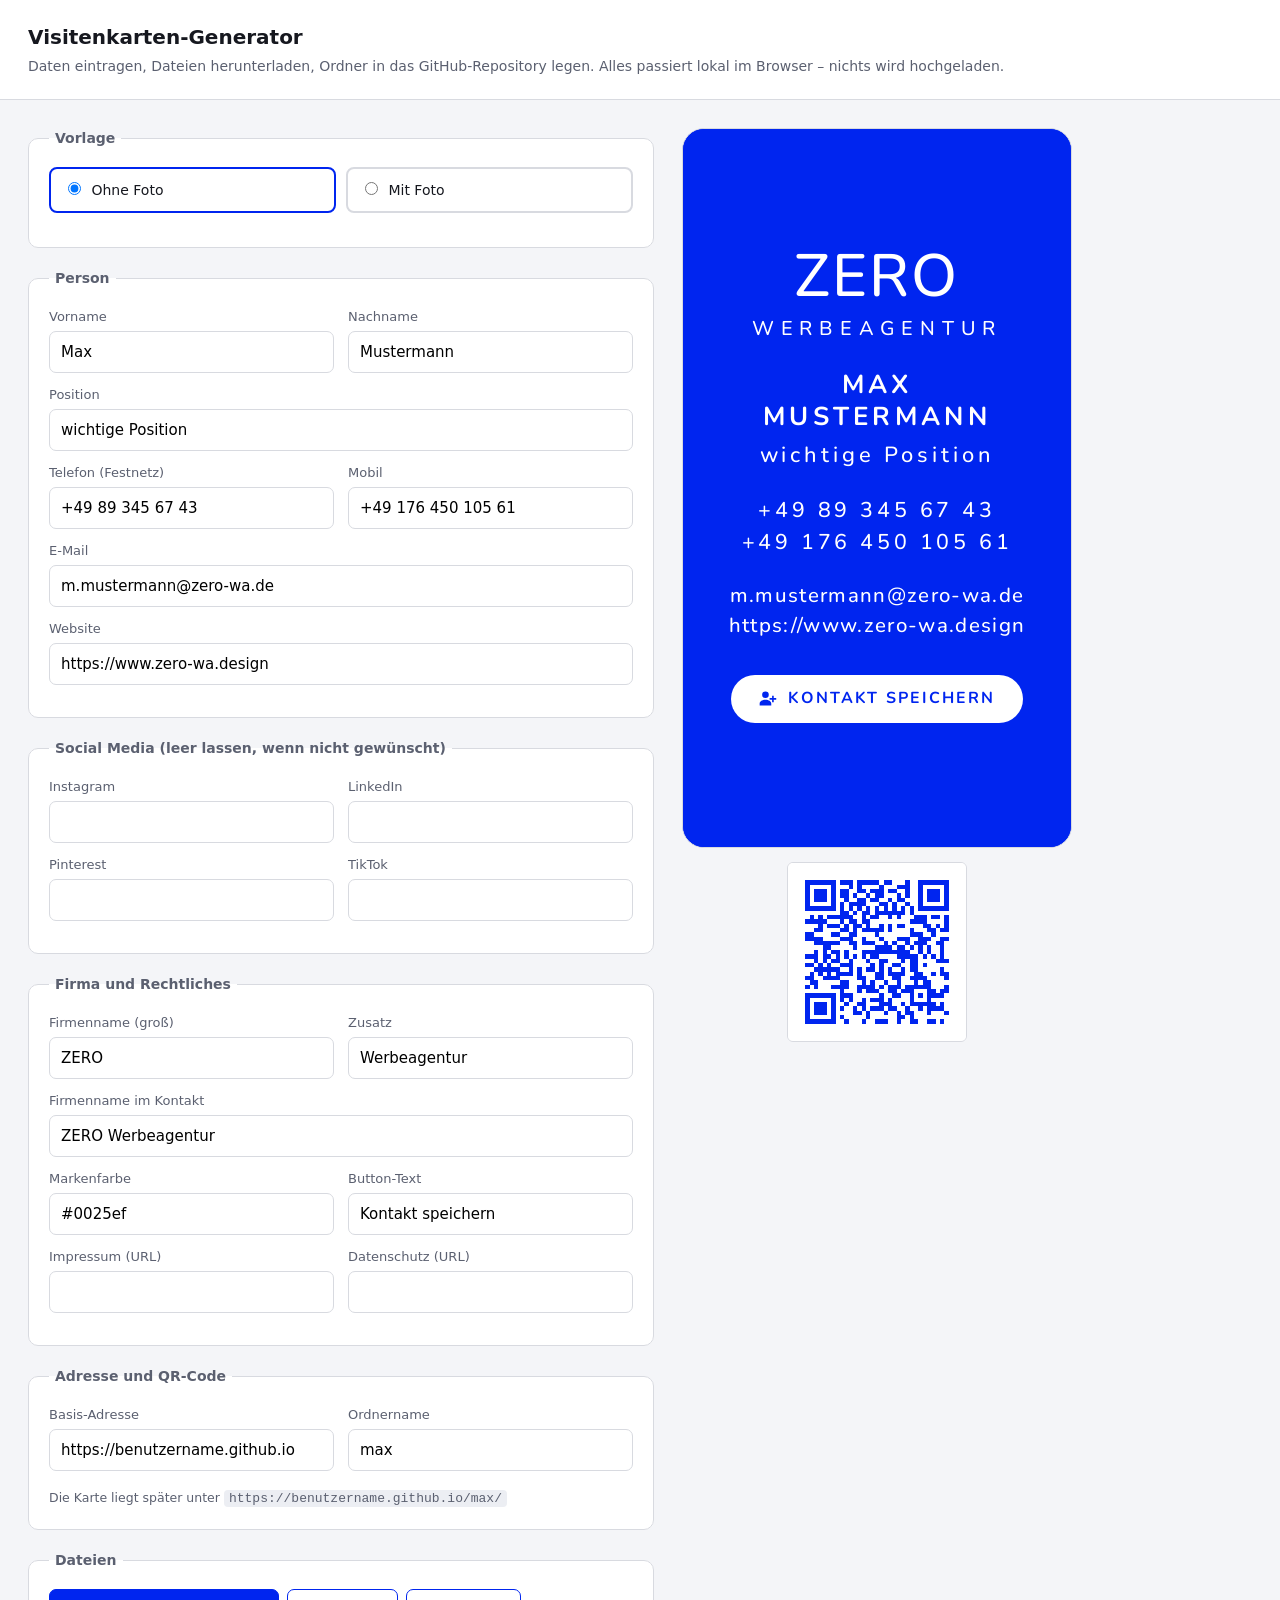
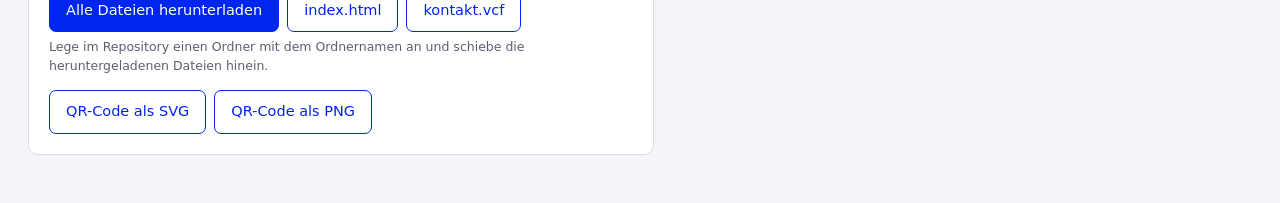
<file: karten/generator.html>
<!DOCTYPE html>
<html lang="de">
<head>
<meta charset="utf-8">
<meta name="viewport" content="width=device-width, initial-scale=1">
<title>Visitenkarten-Generator</title>
<style>
	:root {
		--blau: #0025ef;
		--rand: #d8dae0;
		--grau: #5b6070;
	}
	* { box-sizing: border-box; }
	[hidden] { display: none !important; }
	body {
		margin: 0;
		background: #f4f5f8;
		color: #16181f;
		font: 16px/1.5 system-ui, -apple-system, "Segoe UI", Roboto, sans-serif;
	}
	header {
		padding: 22px 28px;
		background: #fff;
		border-bottom: 1px solid var(--rand);
	}
	header h1 { margin: 0; font-size: 20px; }
	header p { margin: 4px 0 0; color: var(--grau); font-size: 14px; }
	.raster {
		display: grid;
		grid-template-columns: minmax(340px, 1fr) auto;
		gap: 28px;
		align-items: start;
		padding: 28px;
		max-width: 1100px;
	}
	@media (max-width: 900px) { .raster { grid-template-columns: 1fr; } }

	fieldset {
		margin: 0 0 20px;
		padding: 18px 20px 20px;
		background: #fff;
		border: 1px solid var(--rand);
		border-radius: 10px;
	}
	legend { padding: 0 6px; font-weight: 600; font-size: 14px; color: var(--grau); }
	label { display: block; margin-bottom: 12px; font-size: 13px; color: var(--grau); }
	label span { display: block; margin-bottom: 4px; }
	input[type="text"], input[type="url"], input[type="email"], input[type="tel"], input[type="file"] {
		width: 100%;
		padding: 9px 11px;
		border: 1px solid var(--rand);
		border-radius: 7px;
		font: inherit;
		font-size: 15px;
		background: #fff;
	}
	input:focus-visible { outline: 2px solid var(--blau); outline-offset: 1px; }
	.zwei { display: grid; grid-template-columns: 1fr 1fr; gap: 0 14px; }
	.wahl { display: flex; gap: 10px; margin-bottom: 14px; }
	.wahl label {
		flex: 1;
		margin: 0;
		padding: 10px 12px;
		border: 2px solid var(--rand);
		border-radius: 8px;
		cursor: pointer;
		color: #16181f;
		font-size: 14px;
	}
	.wahl label:has(input:checked) { border-color: var(--blau); }
	.wahl input { margin-right: 6px; }
	.hinweis { margin: 6px 0 0; color: var(--grau); font-size: 12.5px; }

	button {
		padding: 10px 16px;
		border: 1px solid var(--blau);
		border-radius: 7px;
		background: var(--blau);
		color: #fff;
		font: inherit;
		font-size: 14.5px;
		cursor: pointer;
	}
	button.sekundaer { background: #fff; color: var(--blau); }
	button:focus-visible { outline: 2px solid #16181f; outline-offset: 2px; }
	.knoepfe { display: flex; flex-wrap: wrap; gap: 8px; }

	.vorschau { position: sticky; top: 28px; display: grid; gap: 14px; justify-items: center; }
	iframe {
		width: 390px;
		height: 720px;
		border: 1px solid var(--rand);
		border-radius: 22px;
		background: var(--blau);
	}
	.qr { width: 180px; }
	.qr svg { display: block; width: 100%; height: auto; border: 1px solid var(--rand); border-radius: 6px; }
	code { background: #eceef3; padding: 1px 5px; border-radius: 4px; font-size: 13px; word-break: break-all; }
</style>
</head>
<body>
<header>
	<h1>Visitenkarten-Generator</h1>
	<p>Daten eintragen, Dateien herunterladen, Ordner in das GitHub-Repository legen. Alles passiert lokal im Browser – nichts wird hochgeladen.</p>
</header>

<div class="raster">
	<form id="formular" autocomplete="off">
		<fieldset>
			<legend>Vorlage</legend>
			<div class="wahl">
				<label><input type="radio" name="layout" value="ohne" checked> Ohne Foto</label>
				<label><input type="radio" name="layout" value="mit"> Mit Foto</label>
			</div>
			<label id="fotoFeld" hidden><span>Foto (quadratisch, mind. 600 × 600 px)</span>
				<input type="file" id="foto" accept="image/*">
				<p class="hinweis">Wird auf 800 × 800 px verkleinert und als <code>foto.jpg</code> mitgeliefert.</p>
			</label>
		</fieldset>

		<fieldset>
			<legend>Person</legend>
			<div class="zwei">
				<label><span>Vorname</span><input type="text" name="vorname" value="Max"></label>
				<label><span>Nachname</span><input type="text" name="nachname" value="Mustermann"></label>
			</div>
			<label><span>Position</span><input type="text" name="position" value="wichtige Position"></label>
			<div class="zwei">
				<label><span>Telefon (Festnetz)</span><input type="tel" name="tel" value="+49 89 345 67 43"></label>
				<label><span>Mobil</span><input type="tel" name="mobil" value="+49 176 450 105 61"></label>
			</div>
			<label><span>E-Mail</span><input type="email" name="email" value="m.mustermann@zero-wa.de"></label>
			<label><span>Website</span><input type="url" name="web" value="https://www.zero-wa.design"></label>
		</fieldset>

		<fieldset>
			<legend>Social Media (leer lassen, wenn nicht gewünscht)</legend>
			<div class="zwei">
				<label><span>Instagram</span><input type="url" name="instagram"></label>
				<label><span>LinkedIn</span><input type="url" name="linkedin"></label>
				<label><span>Pinterest</span><input type="url" name="pinterest"></label>
				<label><span>TikTok</span><input type="url" name="tiktok"></label>
			</div>
		</fieldset>

		<fieldset>
			<legend>Firma und Rechtliches</legend>
			<div class="zwei">
				<label><span>Firmenname (groß)</span><input type="text" name="firma1" value="ZERO"></label>
				<label><span>Zusatz</span><input type="text" name="firma2" value="Werbeagentur"></label>
			</div>
			<label><span>Firmenname im Kontakt</span><input type="text" name="firmaVcard" value="ZERO Werbeagentur"></label>
			<div class="zwei">
				<label><span>Markenfarbe</span><input type="text" name="farbe" value="#0025ef"></label>
				<label><span>Button-Text</span><input type="text" name="buttonText" value="Kontakt speichern"></label>
			</div>
			<div class="zwei">
				<label><span>Impressum (URL)</span><input type="url" name="impressum"></label>
				<label><span>Datenschutz (URL)</span><input type="url" name="datenschutz"></label>
			</div>
		</fieldset>

		<fieldset>
			<legend>Adresse und QR-Code</legend>
			<div class="zwei">
				<label><span>Basis-Adresse</span><input type="url" name="basis" value="https://benutzername.github.io"></label>
				<label><span>Ordnername</span><input type="text" name="ordner" value="max"></label>
			</div>
			<p class="hinweis">Die Karte liegt später unter <code id="endUrl"></code></p>
		</fieldset>

		<fieldset>
			<legend>Dateien</legend>
			<div class="knoepfe">
				<button type="button" id="alle">Alle Dateien herunterladen</button>
				<button type="button" class="sekundaer" id="btnHtml">index.html</button>
				<button type="button" class="sekundaer" id="btnVcf">kontakt.vcf</button>
				<button type="button" class="sekundaer" id="btnFoto" hidden>foto.jpg</button>
			</div>
			<p class="hinweis">Lege im Repository einen Ordner mit dem Ordnernamen an und schiebe die heruntergeladenen Dateien hinein.</p>
			<div class="knoepfe" style="margin-top:14px">
				<button type="button" class="sekundaer" id="btnQrSvg">QR-Code als SVG</button>
				<button type="button" class="sekundaer" id="btnQrPng">QR-Code als PNG</button>
			</div>
		</fieldset>
	</form>

	<div class="vorschau">
		<iframe id="rahmen" title="Vorschau der Visitenkarte"></iframe>
		<div class="qr" id="qrBild"></div>
	</div>
</div>

<script src="assets/vorlage.js"></script>
<script src="assets/karte-css.js"></script>
<script src="assets/qrcode.js"></script>
<script>
(function () {
	'use strict';

	var formular = document.getElementById('formular');
	var rahmen = document.getElementById('rahmen');
	var fotoFeld = document.getElementById('fotoFeld');
	var fotoEingabe = document.getElementById('foto');
	var btnFoto = document.getElementById('btnFoto');
	var fotoGross = null; // Blob für foto.jpg
	var fotoKlein = null; // Base64 für die vCard
	var fotoVorschau = '';

	function daten() {
		var d = {};
		new FormData(formular).forEach(function (wert, schluessel) { d[schluessel] = String(wert).trim(); });
		d.fotoDatei = d.layout === 'mit' ? 'foto.jpg' : '';
		return d;
	}

	function endUrl() {
		var d = daten();
		return d.basis.replace(/\/$/, '') + '/' + d.ordner.replace(/^\/|\/$/g, '') + '/';
	}

	/* ---------- Vorschau ---------- */
	function aktualisieren() {
		var d = daten();
		var seite = window.ZVK.baueSeite(d, 'assets/')
			.replace(/<link rel="preload"[^>]*>\n?/g, '')
			.replace(/<link rel="stylesheet"[^>]*>/, '<style>' + window.ZVK_CSS + '</style>');
		if (d.layout === 'mit') {
			seite = fotoVorschau
				? seite.replace('src="foto.jpg"', 'src="' + fotoVorschau + '"')
				: seite.replace(/<img src="foto\.jpg"[^>]*>/, ''); // noch kein Foto gewählt
		}
		rahmen.srcdoc = seite;
		fotoFeld.hidden = d.layout !== 'mit';
		btnFoto.hidden = d.layout !== 'mit' || !fotoGross;
		document.getElementById('endUrl').textContent = endUrl();
		qrZeichnen();
	}

	/* ---------- Foto ---------- */
	function skaliere(bild, kante, qualitaet) {
		var leinwand = document.createElement('canvas');
		leinwand.width = leinwand.height = kante;
		var seite = Math.min(bild.width, bild.height);
		var ctx = leinwand.getContext('2d');
		ctx.drawImage(bild, (bild.width - seite) / 2, (bild.height - seite) / 2, seite, seite, 0, 0, kante, kante);
		return new Promise(function (fertig) {
			leinwand.toBlob(function (blob) { fertig({ blob: blob, dataUrl: leinwand.toDataURL('image/jpeg', qualitaet) }); }, 'image/jpeg', qualitaet);
		});
	}

	fotoEingabe.addEventListener('change', function () {
		var datei = fotoEingabe.files && fotoEingabe.files[0];
		if (!datei) { return; }
		var bild = new Image();
		bild.onload = function () {
			Promise.all([skaliere(bild, 800, 0.85), skaliere(bild, 400, 0.8)]).then(function (ergebnis) {
				fotoGross = ergebnis[0].blob;
				fotoVorschau = ergebnis[0].dataUrl;
				fotoKlein = ergebnis[1].dataUrl.split(',')[1];
				aktualisieren();
			});
		};
		bild.src = URL.createObjectURL(datei);
	});

	/* ---------- Herunterladen ---------- */
	function speichern(inhalt, dateiname, typ) {
		var blob = inhalt instanceof Blob ? inhalt : new Blob([inhalt], { type: typ });
		var a = document.createElement('a');
		a.href = URL.createObjectURL(blob);
		a.download = dateiname;
		document.body.appendChild(a);
		a.click();
		setTimeout(function () { URL.revokeObjectURL(a.href); a.remove(); }, 1000);
	}

	function html() { return window.ZVK.baueSeite(daten()); }
	function vcf() { return window.ZVK.baueVCard(daten(), daten().layout === 'mit' ? fotoKlein : null); }

	document.getElementById('btnHtml').addEventListener('click', function () { speichern(html(), 'index.html', 'text/html;charset=utf-8'); });
	document.getElementById('btnVcf').addEventListener('click', function () { speichern(vcf(), 'kontakt.vcf', 'text/vcard;charset=utf-8'); });
	btnFoto.addEventListener('click', function () { if (fotoGross) { speichern(fotoGross, 'foto.jpg'); } });
	document.getElementById('alle').addEventListener('click', function () {
		speichern(html(), 'index.html', 'text/html;charset=utf-8');
		setTimeout(function () { speichern(vcf(), 'kontakt.vcf', 'text/vcard;charset=utf-8'); }, 400);
		if (fotoGross && daten().layout === 'mit') {
			setTimeout(function () { speichern(fotoGross, 'foto.jpg'); }, 800);
		}
	});

	/* ---------- QR-Code ---------- */
	var ruhezone = 4;

	function qrSvg(farbe) {
		var qr = window.qrcode(0, 'Q');
		qr.addData(endUrl());
		qr.make();
		var n = qr.getModuleCount();
		var groesse = n + ruhezone * 2;
		var d = '';
		for (var r = 0; r < n; r++) {
			var c = 0;
			while (c < n) {
				if (qr.isDark(r, c)) {
					var start = c;
					while (c < n && qr.isDark(r, c)) { c++; }
					d += 'M' + (start + ruhezone) + ' ' + (r + ruhezone) + 'h' + (c - start) + 'v1h-' + (c - start) + 'z';
				} else { c++; }
			}
		}
		return {
			svg: '<svg xmlns="http://www.w3.org/2000/svg" viewBox="0 0 ' + groesse + ' ' + groesse + '" shape-rendering="crispEdges">' +
				'<rect width="100%" height="100%" fill="#ffffff"/><path fill="' + farbe + '" d="' + d + '"/></svg>',
			qr: qr, n: n, groesse: groesse
		};
	}

	function qrZeichnen() {
		document.getElementById('qrBild').innerHTML = qrSvg(daten().farbe || '#0025ef').svg;
	}

	document.getElementById('btnQrSvg').addEventListener('click', function () {
		speichern(qrSvg(daten().farbe || '#0025ef').svg, 'qr-' + daten().ordner + '.svg', 'image/svg+xml');
	});

	document.getElementById('btnQrPng').addEventListener('click', function () {
		var ergebnis = qrSvg(daten().farbe || '#0025ef');
		var skala = Math.ceil(1600 / ergebnis.groesse);
		var leinwand = document.createElement('canvas');
		leinwand.width = leinwand.height = ergebnis.groesse * skala;
		var ctx = leinwand.getContext('2d');
		ctx.fillStyle = '#ffffff';
		ctx.fillRect(0, 0, leinwand.width, leinwand.height);
		ctx.fillStyle = daten().farbe || '#0025ef';
		for (var r = 0; r < ergebnis.n; r++) {
			for (var c = 0; c < ergebnis.n; c++) {
				if (ergebnis.qr.isDark(r, c)) {
					ctx.fillRect((c + ruhezone) * skala, (r + ruhezone) * skala, skala, skala);
				}
			}
		}
		leinwand.toBlob(function (blob) { speichern(blob, 'qr-' + daten().ordner + '.png'); }, 'image/png');
	});

	formular.addEventListener('input', aktualisieren);
	formular.addEventListener('change', aktualisieren);
	aktualisieren();
})();
</script>
</body>
</html>
</file>
<file: karten/assets/karte.css>
/* ZERO Visitenkarten – Kartenansicht (statische Version für GitHub Pages)
 * Alle Maße sind in „Entwurfs-Pixeln“ angegeben (Entwurf: 390 px breit)
 * und werden über --s an die Bildschirmbreite angepasst.
 */

:root {
	--zvk-farbe: #0025ef;
	--zvk-weiss: #ffffff;
	--s: min(calc(100vw / 390), 1.25px);
}

*, *::before, *::after { box-sizing: border-box; }

html { -webkit-text-size-adjust: 100%; text-size-adjust: 100%; height: 100%; overflow-x: hidden; }

body.zvk-body {
	margin: 0;
	min-height: 100%;
	background: var(--zvk-farbe);
	color: var(--zvk-weiss);
	font-family: "Nunito", system-ui, -apple-system, "Segoe UI", Roboto, Arial, sans-serif;
	font-weight: 500;
	line-height: 1.3;
	-webkit-font-smoothing: antialiased;
	-moz-osx-font-smoothing: grayscale;
	overflow-x: hidden; /* Fotokreis darf über den Kartenrand hinausragen */
	padding: env(safe-area-inset-top, 0px) env(safe-area-inset-right, 0px) env(safe-area-inset-bottom, 0px) env(safe-area-inset-left, 0px);
}

.zvk-card {
	position: relative;
	width: calc(390 * var(--s));
	margin: 0 auto;
}

.zvk-card a { color: inherit; text-decoration: none; }
.zvk-card a:focus-visible {
	outline: 2px solid var(--zvk-weiss);
	outline-offset: 3px;
	border-radius: 4px;
}

/* Resets ohne Gewicht (:where), damit sie keine Abstände überschreiben */
:where(.zvk-card) :where(ul) { list-style: none; margin: 0; padding: 0; }
:where(.zvk-card) :where(h1, p) { margin: 0; }

/* ---------- Firmenzeile ---------- */
.zvk-firma { display: flex; flex-direction: column; }
.zvk-firma__name {
	font-size: calc(60 * var(--s));
	font-weight: 500;
	line-height: 1;
	letter-spacing: calc(2.4 * var(--s));
}
.zvk-firma__zusatz {
	margin-top: calc(12 * var(--s));
	font-size: calc(20 * var(--s));
	line-height: 1;
	letter-spacing: calc(6.8 * var(--s));
	text-transform: uppercase;
}

/* ---------- Person ---------- */
.zvk-name {
	font-size: calc(26 * var(--s));
	font-weight: 700;
	line-height: 1.25;
	letter-spacing: calc(4.3 * var(--s));
	text-transform: uppercase;
	overflow-wrap: anywhere;
}
.zvk-name span { display: block; }
.zvk-position {
	margin-top: calc(8 * var(--s));
	font-size: calc(22 * var(--s));
	letter-spacing: calc(3.9 * var(--s));
}

/* ---------- Kontaktzeilen ---------- */
.zvk-telefon {
	margin-top: calc(24 * var(--s));
	font-size: calc(21.5 * var(--s));
	line-height: 1.5;
	letter-spacing: calc(3.6 * var(--s));
}
.zvk-online {
	margin-top: calc(22 * var(--s));
	font-size: calc(20.5 * var(--s));
	line-height: 1.5;
	letter-spacing: calc(1.35 * var(--s));
	overflow-wrap: anywhere;
}

/* ---------- Social-Icons ---------- */
.zvk-social { display: flex; }
.zvk-social a {
	display: grid;
	place-items: center;
	width: calc(var(--icon) * var(--s));
	height: calc(var(--icon) * var(--s));
	border-radius: 50%;
	background: var(--zvk-weiss);
	color: var(--zvk-farbe);
}
.zvk-social svg { width: 50%; height: 50%; fill: currentColor; }

/* ---------- Button „Kontakt speichern“ ---------- */
.zvk-button {
	display: inline-flex;
	align-items: center;
	justify-content: center;
	gap: calc(10 * var(--s));
	min-height: 48px;
	margin-top: calc(34 * var(--s));
	padding: calc(14 * var(--s)) calc(28 * var(--s));
	border-radius: 999px;
	background: var(--zvk-weiss);
	color: var(--zvk-farbe) !important;
	font-size: calc(16 * var(--s));
	font-weight: 700;
	line-height: 1;
	letter-spacing: calc(2.2 * var(--s));
	text-transform: uppercase;
	transition: transform .12s ease;
}
.zvk-button:active { transform: scale(.97); }
.zvk-button svg { width: calc(20 * var(--s)); height: calc(20 * var(--s)); fill: currentColor; flex: none; }

/* ---------- Impressum / Datenschutz ---------- */
.zvk-rechtliches {
	display: flex;
	gap: calc(20 * var(--s));
	margin-top: calc(36 * var(--s));
	font-size: calc(12 * var(--s));
	letter-spacing: calc(.8 * var(--s));
	opacity: .75;
}
.zvk-rechtliches a:hover { text-decoration: underline; }

/* =====================================================================
 * Vorlage 1 – ohne Foto: alles zentriert, Karte vertikal mittig
 * ================================================================== */
.zvk--ohne-foto { display: flex; align-items: center; min-height: 100vh; min-height: 100svh; }
.zvk--ohne-foto .zvk-card {
	display: flex;
	flex-direction: column;
	align-items: center;
	text-align: center;
	padding: calc(34 * var(--s)) calc(20 * var(--s)) calc(40 * var(--s));
}
.zvk--ohne-foto .zvk-firma { align-items: center; }
.zvk--ohne-foto .zvk-person { margin-top: calc(30 * var(--s)); }
.zvk--ohne-foto .zvk-social--zeile {
	--icon: 31;
	gap: calc(14 * var(--s));
	justify-content: center;
	margin-top: calc(22 * var(--s));
}
.zvk--ohne-foto .zvk-rechtliches { justify-content: center; }

/* =====================================================================
 * Vorlage 2 – mit Foto: linksbündig, Foto im Kreis oben rechts,
 * Icons als Spalte rechts neben dem Namen
 * ================================================================== */
.zvk--mit-foto .zvk-card {
	padding: calc(62 * var(--s)) calc(28 * var(--s)) calc(40 * var(--s)) calc(30 * var(--s));
}
.zvk-foto {
	position: absolute;
	top: calc(-30 * var(--s));
	right: calc(-28 * var(--s));
	width: calc(150 * var(--s));
	height: calc(150 * var(--s));
	border-radius: 50%;
	background: var(--zvk-weiss);
	overflow: hidden;
}
.zvk-foto img { display: block; width: 100%; height: 100%; object-fit: cover; }
.zvk--mit-foto .zvk-firma { padding-left: calc(5 * var(--s)); }
.zvk--mit-foto .zvk-person {
	display: flex;
	align-items: flex-end;
	justify-content: space-between;
	gap: calc(16 * var(--s));
	margin-top: calc(18 * var(--s));
}
.zvk--mit-foto .zvk-person__text { min-width: 0; padding-top: calc(26 * var(--s)); }
.zvk--mit-foto .zvk-social--spalte {
	--icon: 26;
	flex-direction: column;
	gap: calc(18 * var(--s));
	margin-right: calc(19 * var(--s));
	flex: none;
	padding-bottom: calc(2 * var(--s));
}

/* Kein Foto, keine Icons: Text braucht keinen Abstand nach oben extra */
.zvk--mit-foto .zvk-person:not(:has(.zvk-social)) .zvk-person__text { padding-top: calc(40 * var(--s)); }

@media (prefers-reduced-motion: reduce) {
	.zvk-button { transition: none; }
}
</file>
